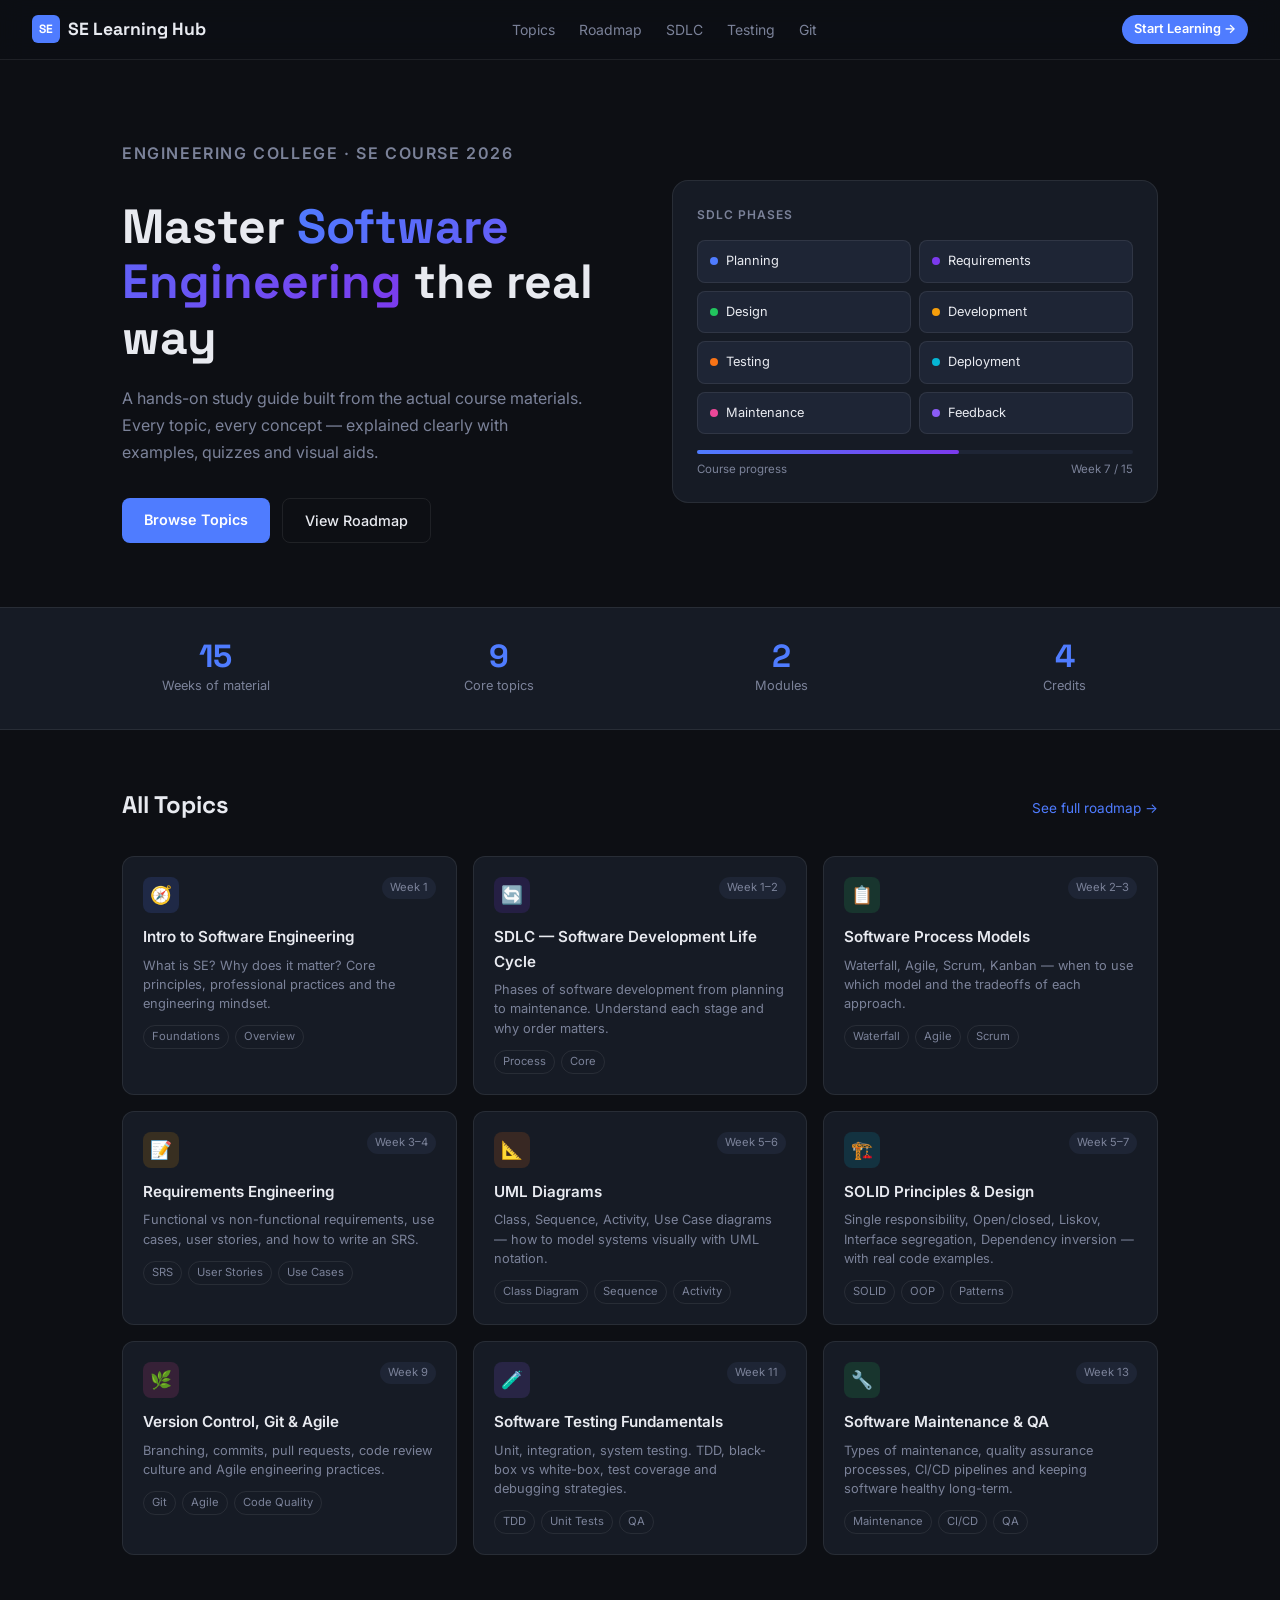
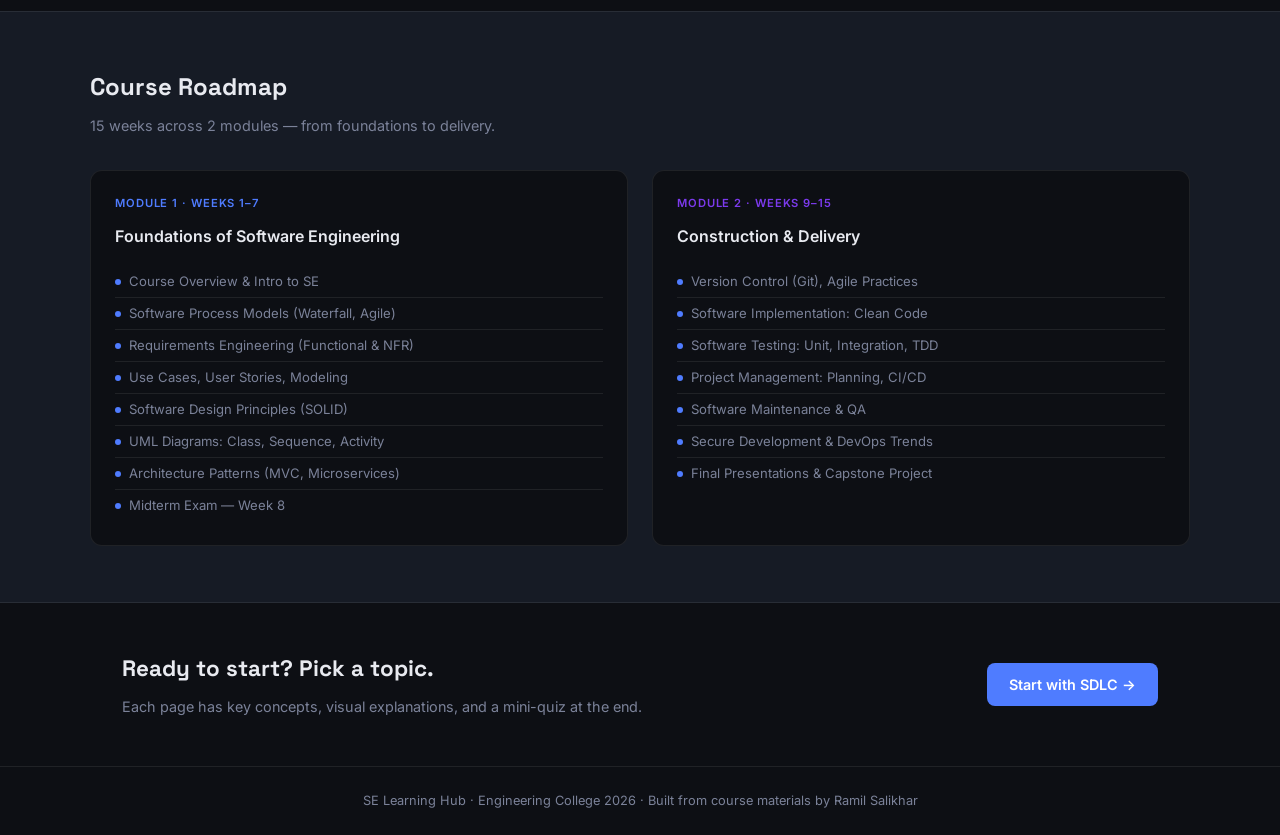
<file: index.html>
<!DOCTYPE html>
<html lang="en">
<head>
<meta charset="UTF-8">
<meta name="viewport" content="width=device-width, initial-scale=1.0">
<title>SE Learning Hub — Engineering College</title>
<link href="https://fonts.googleapis.com/css2?family=Inter:wght@400;500;600;700&family=Space+Grotesk:wght@500;700&display=swap" rel="stylesheet">
<style>
  :root {
    --bg: #0d0f14;
    --surface: #161b25;
    --surface2: #1e2535;
    --border: rgba(255,255,255,0.08);
    --text: #e8eaf0;
    --muted: #7b8299;
    --accent: #4f7cff;
    --accent2: #7c3aed;
    --green: #22c55e;
    --amber: #f59e0b;
    --coral: #f97316;
  }
  * { margin: 0; padding: 0; box-sizing: border-box; }
  body {
    font-family: 'Inter', sans-serif;
    background: var(--bg);
    color: var(--text);
    line-height: 1.6;
  }

  /* NAV */
  nav {
    position: sticky; top: 0; z-index: 100;
    background: rgba(13,15,20,0.85);
    backdrop-filter: blur(12px);
    border-bottom: 1px solid var(--border);
    padding: 0 2rem;
    display: flex; align-items: center; justify-content: space-between;
    height: 60px;
  }
  .nav-brand {
    font-family: 'Space Grotesk', sans-serif;
    font-size: 1.1rem; font-weight: 700;
    color: var(--text);
    text-decoration: none;
    display: flex; align-items: center; gap: 8px;
  }
  .nav-brand span {
    display: inline-block; width: 28px; height: 28px;
    background: var(--accent); border-radius: 6px;
    display: flex; align-items: center; justify-content: center;
    font-size: 0.75rem; font-weight: 700; color: #fff;
  }
  .nav-links {
    display: flex; align-items: center; gap: 1.5rem;
    list-style: none;
  }
  .nav-links a {
    color: var(--muted); text-decoration: none; font-size: 0.875rem;
    transition: color 0.2s;
  }
  .nav-links a:hover { color: var(--text); }
  .nav-badge {
    background: var(--accent); color: #fff;
    padding: 4px 12px; border-radius: 20px;
    font-size: 0.8rem; font-weight: 600;
    text-decoration: none;
  }

  /* HERO */
  .hero {
    padding: 5rem 2rem 4rem;
    max-width: 1100px; margin: 0 auto;
    display: grid; grid-template-columns: 1fr 1fr; gap: 4rem;
    align-items: center;
  }
  .hero-eyebrow {
    font-size: 0.75rem; font-weight: 600; letter-spacing: 0.1em;
    text-transform: uppercase; color: var(--accent);
    margin-bottom: 1rem;
  }
  .hero h1 {
    font-family: 'Space Grotesk', sans-serif;
    font-size: clamp(2.2rem, 4vw, 3rem);
    font-weight: 700; line-height: 1.15;
    margin-bottom: 1.25rem;
  }
  .hero h1 em {
    font-style: normal;
    background: linear-gradient(135deg, var(--accent), var(--accent2));
    -webkit-background-clip: text; -webkit-text-fill-color: transparent;
    background-clip: text;
  }
  .hero p {
    color: var(--muted); font-size: 1rem; line-height: 1.7;
    margin-bottom: 2rem; max-width: 460px;
  }
  .hero-actions { display: flex; gap: 12px; flex-wrap: wrap; }
  .btn-primary {
    background: var(--accent); color: #fff;
    padding: 10px 22px; border-radius: 8px;
    text-decoration: none; font-weight: 600; font-size: 0.9rem;
    transition: opacity 0.2s;
  }
  .btn-primary:hover { opacity: 0.85; }
  .btn-secondary {
    border: 1px solid var(--border); color: var(--text);
    padding: 10px 22px; border-radius: 8px;
    text-decoration: none; font-weight: 500; font-size: 0.9rem;
    transition: border-color 0.2s;
  }
  .btn-secondary:hover { border-color: rgba(255,255,255,0.25); }

  /* HERO VISUAL */
  .hero-visual {
    position: relative;
  }
  .sdlc-ring {
    background: var(--surface);
    border: 1px solid var(--border);
    border-radius: 16px;
    padding: 1.5rem;
  }
  .sdlc-ring h3 {
    font-size: 0.75rem; font-weight: 600; text-transform: uppercase;
    letter-spacing: 0.08em; color: var(--muted); margin-bottom: 1rem;
  }
  .sdlc-steps {
    display: grid; grid-template-columns: 1fr 1fr;
    gap: 8px;
  }
  .sdlc-step {
    background: var(--surface2);
    border: 1px solid var(--border);
    border-radius: 8px; padding: 10px 12px;
    display: flex; align-items: center; gap: 8px;
    font-size: 0.8rem;
  }
  .sdlc-dot {
    width: 8px; height: 8px; border-radius: 50%; flex-shrink: 0;
  }
  .progress-bar {
    margin-top: 1rem;
    background: var(--surface2); border-radius: 4px; height: 4px;
  }
  .progress-fill {
    height: 100%; border-radius: 4px;
    background: linear-gradient(90deg, var(--accent), var(--accent2));
    width: 60%;
  }
  .progress-label {
    display: flex; justify-content: space-between;
    font-size: 0.72rem; color: var(--muted); margin-top: 6px;
  }

  /* STATS */
  .stats {
    background: var(--surface);
    border-top: 1px solid var(--border);
    border-bottom: 1px solid var(--border);
    padding: 2rem;
  }
  .stats-inner {
    max-width: 1100px; margin: 0 auto;
    display: grid; grid-template-columns: repeat(4, 1fr);
    gap: 2rem; text-align: center;
  }
  .stat-num {
    font-family: 'Space Grotesk', sans-serif;
    font-size: 2rem; font-weight: 700; color: var(--accent);
    line-height: 1;
  }
  .stat-label {
    font-size: 0.8rem; color: var(--muted); margin-top: 4px;
  }

  /* TOPICS GRID */
  .section {
    max-width: 1100px; margin: 0 auto;
    padding: 3.5rem 2rem;
  }
  .section-header {
    display: flex; align-items: baseline; justify-content: space-between;
    margin-bottom: 2rem;
  }
  .section-header h2 {
    font-family: 'Space Grotesk', sans-serif;
    font-size: 1.5rem; font-weight: 700;
  }
  .section-header a {
    font-size: 0.85rem; color: var(--accent); text-decoration: none;
  }

  .topics-grid {
    display: grid;
    grid-template-columns: repeat(auto-fill, minmax(300px, 1fr));
    gap: 1rem;
  }
  .topic-card {
    background: var(--surface);
    border: 1px solid var(--border);
    border-radius: 12px; padding: 1.25rem;
    text-decoration: none; color: var(--text);
    transition: border-color 0.2s, transform 0.2s;
    display: block;
  }
  .topic-card:hover {
    border-color: rgba(79,124,255,0.4);
    transform: translateY(-2px);
  }
  .topic-header {
    display: flex; align-items: flex-start;
    justify-content: space-between; margin-bottom: 0.75rem;
  }
  .topic-icon {
    width: 36px; height: 36px; border-radius: 8px;
    display: flex; align-items: center; justify-content: center;
    font-size: 1.1rem;
  }
  .topic-week {
    font-size: 0.7rem; color: var(--muted);
    background: var(--surface2); padding: 2px 8px;
    border-radius: 20px;
  }
  .topic-card h3 {
    font-size: 0.95rem; font-weight: 600; margin-bottom: 0.4rem;
  }
  .topic-card p {
    font-size: 0.8rem; color: var(--muted); line-height: 1.5;
  }
  .topic-tags {
    display: flex; gap: 6px; flex-wrap: wrap; margin-top: 0.75rem;
  }
  .tag {
    font-size: 0.7rem; padding: 2px 8px; border-radius: 20px;
    border: 1px solid var(--border); color: var(--muted);
  }

  /* ROADMAP SECTION */
  .roadmap-section {
    background: var(--surface);
    border-top: 1px solid var(--border);
    border-bottom: 1px solid var(--border);
    padding: 3.5rem 2rem;
  }
  .roadmap-inner { max-width: 1100px; margin: 0 auto; }
  .roadmap-inner h2 {
    font-family: 'Space Grotesk', sans-serif;
    font-size: 1.5rem; font-weight: 700; margin-bottom: 0.5rem;
  }
  .roadmap-inner > p {
    color: var(--muted); font-size: 0.9rem; margin-bottom: 2rem;
  }
  .modules-row {
    display: grid; grid-template-columns: 1fr 1fr; gap: 1.5rem;
  }
  .module-card {
    background: var(--bg);
    border: 1px solid var(--border);
    border-radius: 12px; padding: 1.5rem;
  }
  .module-label {
    font-size: 0.7rem; font-weight: 600; text-transform: uppercase;
    letter-spacing: 0.08em; margin-bottom: 0.75rem;
  }
  .module-card h3 {
    font-size: 1rem; font-weight: 600; margin-bottom: 1rem;
  }
  .module-topics { list-style: none; }
  .module-topics li {
    display: flex; align-items: center; gap: 8px;
    font-size: 0.82rem; color: var(--muted);
    padding: 5px 0; border-bottom: 1px solid var(--border);
  }
  .module-topics li:last-child { border-bottom: none; }
  .module-topics li::before {
    content: ''; width: 6px; height: 6px; border-radius: 50%;
    background: var(--accent); flex-shrink: 0;
  }

  /* QUICK QUIZ CTA */
  .cta-section {
    max-width: 1100px; margin: 0 auto;
    padding: 3rem 2rem;
    display: grid; grid-template-columns: 1fr auto;
    align-items: center; gap: 2rem;
  }
  .cta-section h2 {
    font-family: 'Space Grotesk', sans-serif;
    font-size: 1.4rem; font-weight: 700; margin-bottom: 0.5rem;
  }
  .cta-section p { color: var(--muted); font-size: 0.9rem; }

  /* FOOTER */
  footer {
    border-top: 1px solid var(--border);
    padding: 1.5rem 2rem;
    text-align: center;
    color: var(--muted); font-size: 0.8rem;
  }

  @media (max-width: 768px) {
    .hero { grid-template-columns: 1fr; gap: 2rem; padding: 3rem 1rem 2rem; }
    .hero-visual { display: none; }
    .stats-inner { grid-template-columns: repeat(2, 1fr); }
    .modules-row { grid-template-columns: 1fr; }
    .cta-section { grid-template-columns: 1fr; }
    .nav-links { display: none; }
  }
</style>
</head>
<body>

<nav>
  <a href="index.html" class="nav-brand">
    <span>SE</span>
    SE Learning Hub
  </a>
  <ul class="nav-links">
    <li><a href="#topics">Topics</a></li>
    <li><a href="#roadmap">Roadmap</a></li>
    <li><a href="topics/sdlc.html">SDLC</a></li>
    <li><a href="topics/testing.html">Testing</a></li>
    <li><a href="topics/git.html">Git</a></li>
  </ul>
  <a href="#topics" class="nav-badge">Start Learning →</a>
</nav>

<main>
  <!-- HERO -->
  <div class="hero">
    <div class="hero-content">
      <p class="hero-eyebrow">Engineering College · SE Course 2026</p>
      <h1>Master <em>Software Engineering</em> the real way</h1>
      <p>A hands-on study guide built from the actual course materials. Every topic, every concept — explained clearly with examples, quizzes and visual aids.</p>
      <div class="hero-actions">
        <a href="#topics" class="btn-primary">Browse Topics</a>
        <a href="#roadmap" class="btn-secondary">View Roadmap</a>
      </div>
    </div>
    <div class="hero-visual">
      <div class="sdlc-ring">
        <h3>SDLC Phases</h3>
        <div class="sdlc-steps">
          <div class="sdlc-step"><span class="sdlc-dot" style="background:#4f7cff"></span>Planning</div>
          <div class="sdlc-step"><span class="sdlc-dot" style="background:#7c3aed"></span>Requirements</div>
          <div class="sdlc-step"><span class="sdlc-dot" style="background:#22c55e"></span>Design</div>
          <div class="sdlc-step"><span class="sdlc-dot" style="background:#f59e0b"></span>Development</div>
          <div class="sdlc-step"><span class="sdlc-dot" style="background:#f97316"></span>Testing</div>
          <div class="sdlc-step"><span class="sdlc-dot" style="background:#06b6d4"></span>Deployment</div>
          <div class="sdlc-step"><span class="sdlc-dot" style="background:#ec4899"></span>Maintenance</div>
          <div class="sdlc-step"><span class="sdlc-dot" style="background:#8b5cf6"></span>Feedback</div>
        </div>
        <div class="progress-bar"><div class="progress-fill"></div></div>
        <div class="progress-label"><span>Course progress</span><span>Week 7 / 15</span></div>
      </div>
    </div>
  </div>

  <!-- STATS -->
  <div class="stats">
    <div class="stats-inner">
      <div>
        <div class="stat-num">15</div>
        <div class="stat-label">Weeks of material</div>
      </div>
      <div>
        <div class="stat-num">9</div>
        <div class="stat-label">Core topics</div>
      </div>
      <div>
        <div class="stat-num">2</div>
        <div class="stat-label">Modules</div>
      </div>
      <div>
        <div class="stat-num">4</div>
        <div class="stat-label">Credits</div>
      </div>
    </div>
  </div>

  <!-- TOPICS -->
  <div class="section" id="topics">
    <div class="section-header">
      <h2>All Topics</h2>
      <a href="#roadmap">See full roadmap →</a>
    </div>
    <div class="topics-grid">

      <a href="topics/intro-se.html" class="topic-card">
        <div class="topic-header">
          <div class="topic-icon" style="background:rgba(79,124,255,0.15)">🧭</div>
          <span class="topic-week">Week 1</span>
        </div>
        <h3>Intro to Software Engineering</h3>
        <p>What is SE? Why does it matter? Core principles, professional practices and the engineering mindset.</p>
        <div class="topic-tags">
          <span class="tag">Foundations</span>
          <span class="tag">Overview</span>
        </div>
      </a>

      <a href="topics/sdlc.html" class="topic-card">
        <div class="topic-header">
          <div class="topic-icon" style="background:rgba(124,58,237,0.15)">🔄</div>
          <span class="topic-week">Week 1–2</span>
        </div>
        <h3>SDLC — Software Development Life Cycle</h3>
        <p>Phases of software development from planning to maintenance. Understand each stage and why order matters.</p>
        <div class="topic-tags">
          <span class="tag">Process</span>
          <span class="tag">Core</span>
        </div>
      </a>

      <a href="topics/process-models.html" class="topic-card">
        <div class="topic-header">
          <div class="topic-icon" style="background:rgba(34,197,94,0.15)">📋</div>
          <span class="topic-week">Week 2–3</span>
        </div>
        <h3>Software Process Models</h3>
        <p>Waterfall, Agile, Scrum, Kanban — when to use which model and the tradeoffs of each approach.</p>
        <div class="topic-tags">
          <span class="tag">Waterfall</span>
          <span class="tag">Agile</span>
          <span class="tag">Scrum</span>
        </div>
      </a>

      <a href="topics/requirements.html" class="topic-card">
        <div class="topic-header">
          <div class="topic-icon" style="background:rgba(245,158,11,0.15)">📝</div>
          <span class="topic-week">Week 3–4</span>
        </div>
        <h3>Requirements Engineering</h3>
        <p>Functional vs non-functional requirements, use cases, user stories, and how to write an SRS.</p>
        <div class="topic-tags">
          <span class="tag">SRS</span>
          <span class="tag">User Stories</span>
          <span class="tag">Use Cases</span>
        </div>
      </a>

      <a href="topics/uml.html" class="topic-card">
        <div class="topic-header">
          <div class="topic-icon" style="background:rgba(249,115,22,0.15)">📐</div>
          <span class="topic-week">Week 5–6</span>
        </div>
        <h3>UML Diagrams</h3>
        <p>Class, Sequence, Activity, Use Case diagrams — how to model systems visually with UML notation.</p>
        <div class="topic-tags">
          <span class="tag">Class Diagram</span>
          <span class="tag">Sequence</span>
          <span class="tag">Activity</span>
        </div>
      </a>

      <a href="topics/solid.html" class="topic-card">
        <div class="topic-header">
          <div class="topic-icon" style="background:rgba(6,182,212,0.15)">🏗️</div>
          <span class="topic-week">Week 5–7</span>
        </div>
        <h3>SOLID Principles & Design</h3>
        <p>Single responsibility, Open/closed, Liskov, Interface segregation, Dependency inversion — with real code examples.</p>
        <div class="topic-tags">
          <span class="tag">SOLID</span>
          <span class="tag">OOP</span>
          <span class="tag">Patterns</span>
        </div>
      </a>

      <a href="topics/git.html" class="topic-card">
        <div class="topic-header">
          <div class="topic-icon" style="background:rgba(236,72,153,0.15)">🌿</div>
          <span class="topic-week">Week 9</span>
        </div>
        <h3>Version Control, Git & Agile</h3>
        <p>Branching, commits, pull requests, code review culture and Agile engineering practices.</p>
        <div class="topic-tags">
          <span class="tag">Git</span>
          <span class="tag">Agile</span>
          <span class="tag">Code Quality</span>
        </div>
      </a>

      <a href="topics/testing.html" class="topic-card">
        <div class="topic-header">
          <div class="topic-icon" style="background:rgba(139,92,246,0.15)">🧪</div>
          <span class="topic-week">Week 11</span>
        </div>
        <h3>Software Testing Fundamentals</h3>
        <p>Unit, integration, system testing. TDD, black-box vs white-box, test coverage and debugging strategies.</p>
        <div class="topic-tags">
          <span class="tag">TDD</span>
          <span class="tag">Unit Tests</span>
          <span class="tag">QA</span>
        </div>
      </a>

      <a href="topics/maintenance.html" class="topic-card">
        <div class="topic-header">
          <div class="topic-icon" style="background:rgba(34,197,94,0.15)">🔧</div>
          <span class="topic-week">Week 13</span>
        </div>
        <h3>Software Maintenance & QA</h3>
        <p>Types of maintenance, quality assurance processes, CI/CD pipelines and keeping software healthy long-term.</p>
        <div class="topic-tags">
          <span class="tag">Maintenance</span>
          <span class="tag">CI/CD</span>
          <span class="tag">QA</span>
        </div>
      </a>

    </div>
  </div>

  <!-- ROADMAP -->
  <div class="roadmap-section" id="roadmap">
    <div class="roadmap-inner">
      <h2>Course Roadmap</h2>
      <p>15 weeks across 2 modules — from foundations to delivery.</p>
      <div class="modules-row">
        <div class="module-card">
          <div class="module-label" style="color: var(--accent)">Module 1 · Weeks 1–7</div>
          <h3>Foundations of Software Engineering</h3>
          <ul class="module-topics">
            <li>Course Overview & Intro to SE</li>
            <li>Software Process Models (Waterfall, Agile)</li>
            <li>Requirements Engineering (Functional & NFR)</li>
            <li>Use Cases, User Stories, Modeling</li>
            <li>Software Design Principles (SOLID)</li>
            <li>UML Diagrams: Class, Sequence, Activity</li>
            <li>Architecture Patterns (MVC, Microservices)</li>
            <li>Midterm Exam — Week 8</li>
          </ul>
        </div>
        <div class="module-card">
          <div class="module-label" style="color: var(--accent2)">Module 2 · Weeks 9–15</div>
          <h3>Construction & Delivery</h3>
          <ul class="module-topics">
            <li>Version Control (Git), Agile Practices</li>
            <li>Software Implementation: Clean Code</li>
            <li>Software Testing: Unit, Integration, TDD</li>
            <li>Project Management: Planning, CI/CD</li>
            <li>Software Maintenance & QA</li>
            <li>Secure Development & DevOps Trends</li>
            <li>Final Presentations & Capstone Project</li>
          </ul>
        </div>
      </div>
    </div>
  </div>

  <!-- CTA -->
  <div class="cta-section">
    <div>
      <h2>Ready to start? Pick a topic.</h2>
      <p>Each page has key concepts, visual explanations, and a mini-quiz at the end.</p>
    </div>
    <a href="topics/sdlc.html" class="btn-primary">Start with SDLC →</a>
  </div>

</main>

<footer>
  SE Learning Hub · Engineering College 2026 · Built from course materials by Ramil Salikhar
</footer>

</body>
</html>
</file>
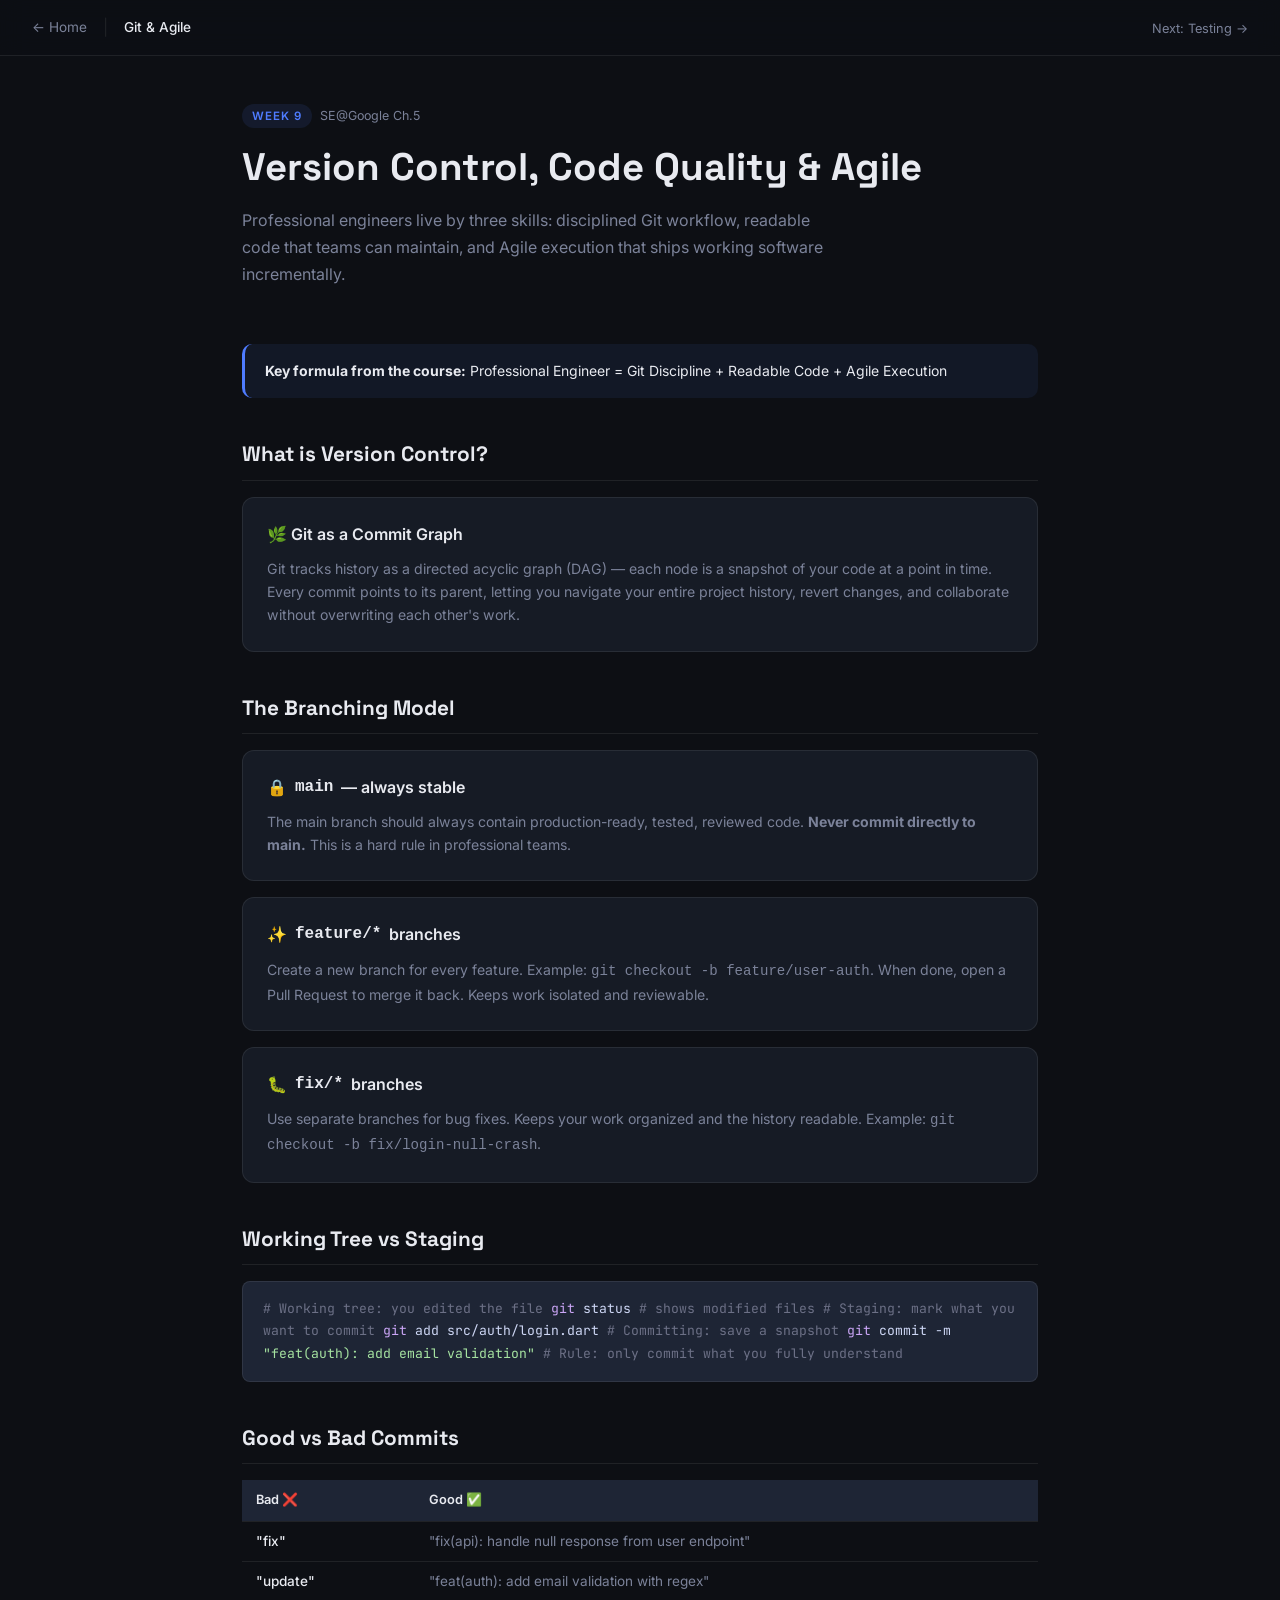
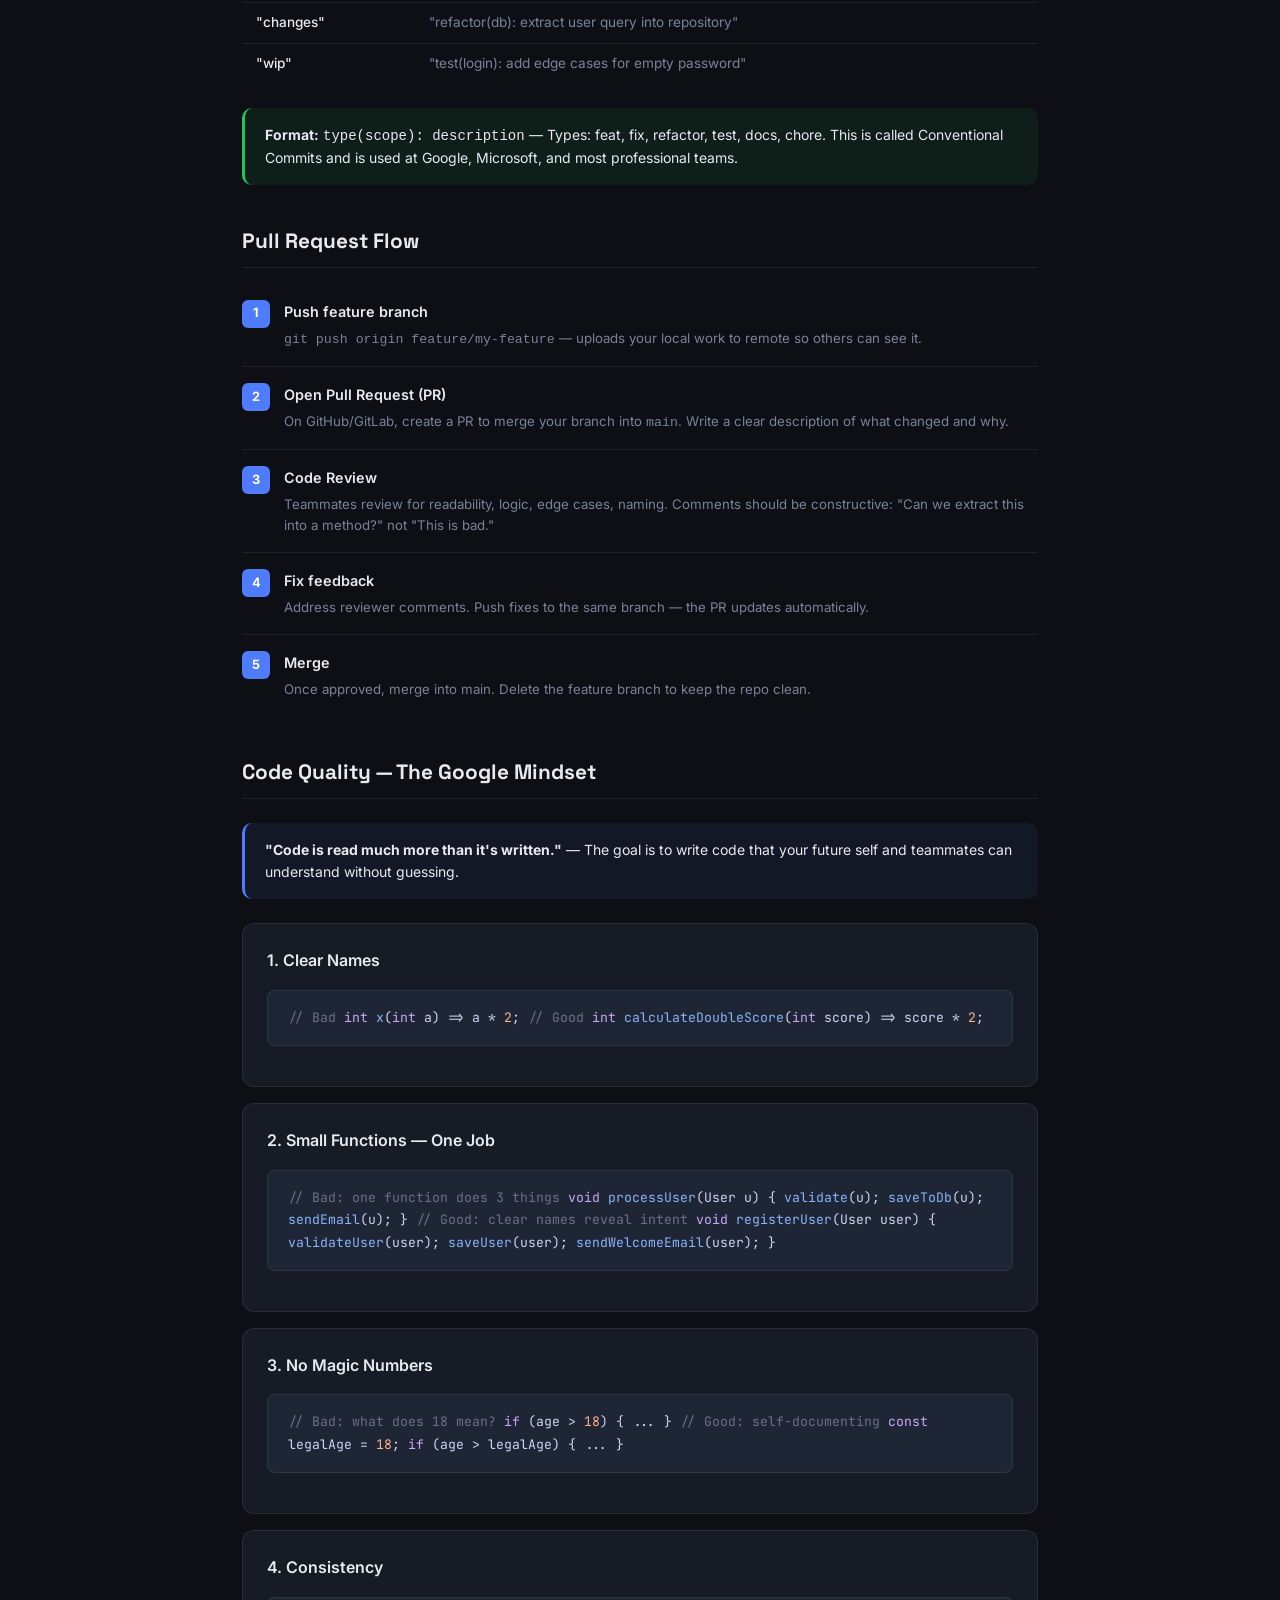
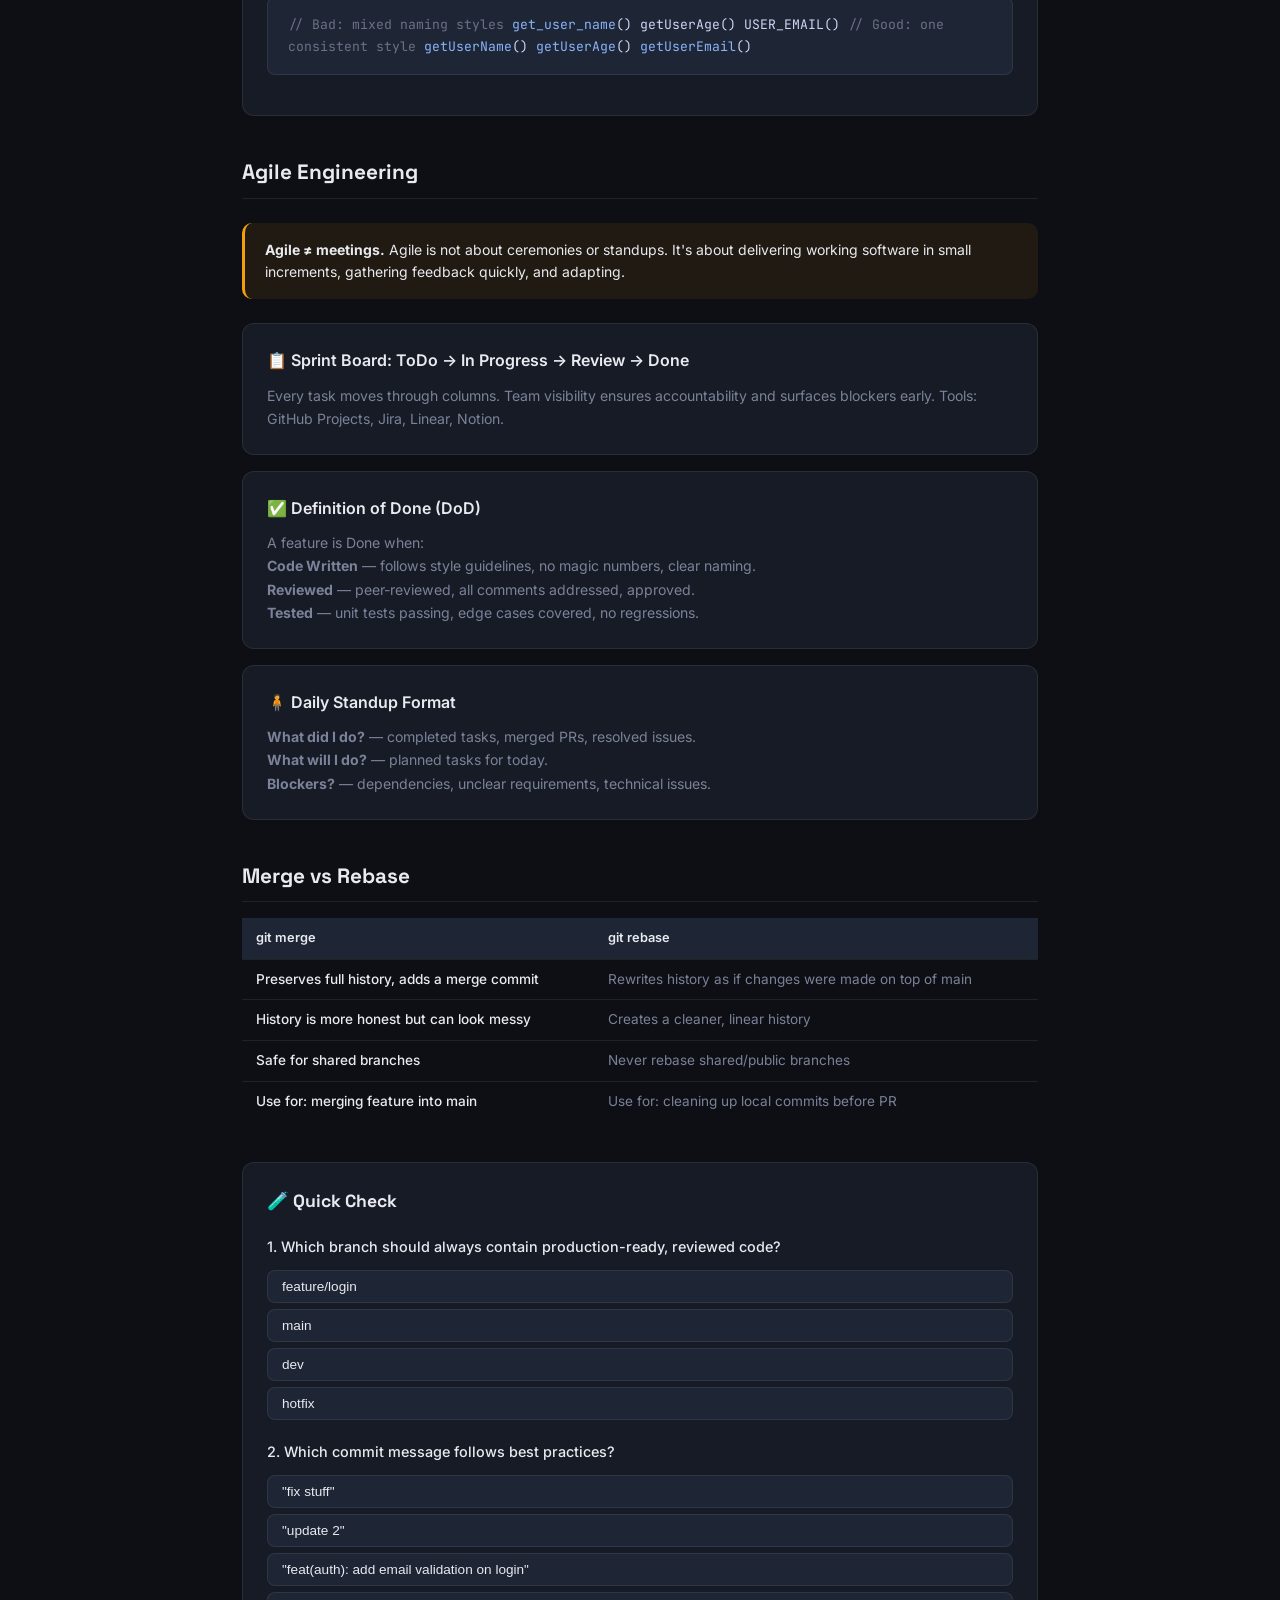
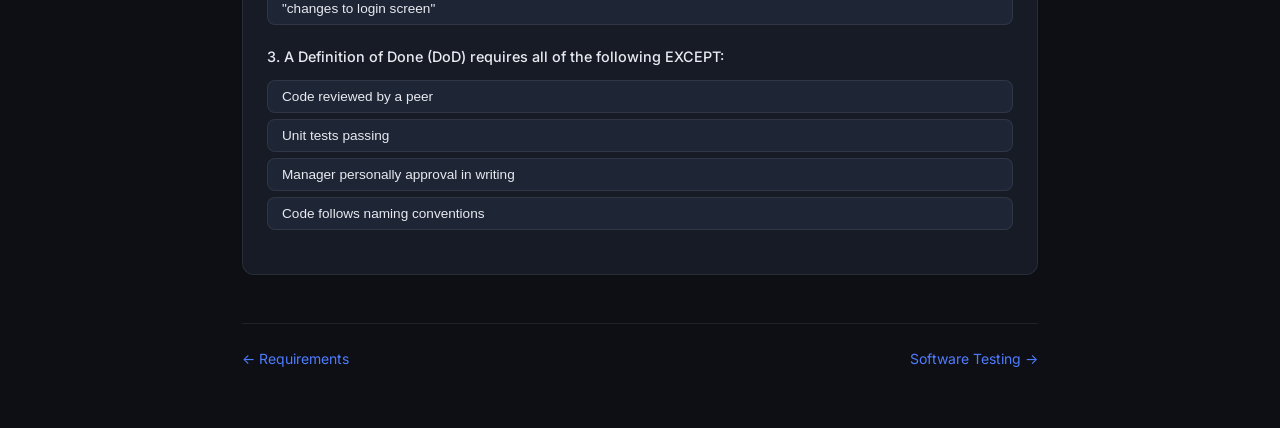
<file: topics/git.html>
<!DOCTYPE html>
<html lang="en">
<head>
<meta charset="UTF-8">
<meta name="viewport" content="width=device-width, initial-scale=1.0">
<title>Git, Code Quality & Agile — SE Learning Hub</title>
<link rel="stylesheet" href="../topic.css">
</head>
<body>

<nav>
  <a href="../.idea/index.html" class="nav-back">← Home</a>
  <span class="nav-sep">|</span>
  <span class="nav-title">Git & Agile</span>
  <ul class="nav-links-right">
    <li><a href="testing.html">Next: Testing →</a></li>
  </ul>
</nav>

<div class="topic-hero">
  <div class="topic-meta">
    <span class="topic-meta-tag">Week 9</span>
    <span class="topic-meta-week">SE@Google Ch.5</span>
  </div>
  <h1>Version Control, Code Quality & Agile</h1>
  <p>Professional engineers live by three skills: disciplined Git workflow, readable code that teams can maintain, and Agile execution that ships working software incrementally.</p>
</div>

<div class="topic-content">

  <div class="info-box blue">
    <p><strong>Key formula from the course:</strong> Professional Engineer = Git Discipline + Readable Code + Agile Execution</p>
  </div>

  <h2 class="section-h">What is Version Control?</h2>

  <div class="concept-card">
    <h3>🌿 Git as a Commit Graph</h3>
    <p>Git tracks history as a directed acyclic graph (DAG) — each node is a snapshot of your code at a point in time. Every commit points to its parent, letting you navigate your entire project history, revert changes, and collaborate without overwriting each other's work.</p>
  </div>

  <h2 class="section-h">The Branching Model</h2>

  <div class="concept-card">
    <h3>🔒 <code>main</code> — always stable</h3>
    <p>The main branch should always contain production-ready, tested, reviewed code. <strong>Never commit directly to main.</strong> This is a hard rule in professional teams.</p>
  </div>

  <div class="concept-card">
    <h3>✨ <code>feature/*</code> branches</h3>
    <p>Create a new branch for every feature. Example: <code>git checkout -b feature/user-auth</code>. When done, open a Pull Request to merge it back. Keeps work isolated and reviewable.</p>
  </div>

  <div class="concept-card">
    <h3>🐛 <code>fix/*</code> branches</h3>
    <p>Use separate branches for bug fixes. Keeps your work organized and the history readable. Example: <code>git checkout -b fix/login-null-crash</code>.</p>
  </div>

  <h2 class="section-h">Working Tree vs Staging</h2>

  <div class="code-block"><span class="cm"># Working tree: you edited the file</span>
<span class="kw">git</span> status                 <span class="cm"># shows modified files</span>

<span class="cm"># Staging: mark what you want to commit</span>
<span class="kw">git</span> add src/auth/login.dart

<span class="cm"># Committing: save a snapshot</span>
<span class="kw">git</span> commit -m <span class="str">"feat(auth): add email validation"</span>

<span class="cm"># Rule: only commit what you fully understand</span></div>

  <h2 class="section-h">Good vs Bad Commits</h2>

  <table class="compare-table">
    <thead>
      <tr><th>Bad ❌</th><th>Good ✅</th></tr>
    </thead>
    <tbody>
      <tr><td>"fix"</td><td>"fix(api): handle null response from user endpoint"</td></tr>
      <tr><td>"update"</td><td>"feat(auth): add email validation with regex"</td></tr>
      <tr><td>"changes"</td><td>"refactor(db): extract user query into repository"</td></tr>
      <tr><td>"wip"</td><td>"test(login): add edge cases for empty password"</td></tr>
    </tbody>
  </table>

  <div class="info-box green">
    <p><strong>Format:</strong> <code>type(scope): description</code> — Types: feat, fix, refactor, test, docs, chore. This is called Conventional Commits and is used at Google, Microsoft, and most professional teams.</p>
  </div>

  <h2 class="section-h">Pull Request Flow</h2>

  <ol class="phase-list">
    <li>
      <div class="phase-num">1</div>
      <div class="phase-body">
        <h4>Push feature branch</h4>
        <p><code>git push origin feature/my-feature</code> — uploads your local work to remote so others can see it.</p>
      </div>
    </li>
    <li>
      <div class="phase-num">2</div>
      <div class="phase-body">
        <h4>Open Pull Request (PR)</h4>
        <p>On GitHub/GitLab, create a PR to merge your branch into <code>main</code>. Write a clear description of what changed and why.</p>
      </div>
    </li>
    <li>
      <div class="phase-num">3</div>
      <div class="phase-body">
        <h4>Code Review</h4>
        <p>Teammates review for readability, logic, edge cases, naming. Comments should be constructive: "Can we extract this into a method?" not "This is bad."</p>
      </div>
    </li>
    <li>
      <div class="phase-num">4</div>
      <div class="phase-body">
        <h4>Fix feedback</h4>
        <p>Address reviewer comments. Push fixes to the same branch — the PR updates automatically.</p>
      </div>
    </li>
    <li>
      <div class="phase-num">5</div>
      <div class="phase-body">
        <h4>Merge</h4>
        <p>Once approved, merge into main. Delete the feature branch to keep the repo clean.</p>
      </div>
    </li>
  </ol>

  <h2 class="section-h">Code Quality — The Google Mindset</h2>

  <div class="info-box blue">
    <p><strong>"Code is read much more than it's written."</strong> — The goal is to write code that your future self and teammates can understand without guessing.</p>
  </div>

  <div class="concept-card">
    <h3>1. Clear Names</h3>
    <div class="code-block"><span class="cm">// Bad</span>
<span class="kw">int</span> <span class="fn">x</span>(<span class="kw">int</span> a) => a * <span class="num">2</span>;

<span class="cm">// Good</span>
<span class="kw">int</span> <span class="fn">calculateDoubleScore</span>(<span class="kw">int</span> score) => score * <span class="num">2</span>;</div>
  </div>

  <div class="concept-card">
    <h3>2. Small Functions — One Job</h3>
    <div class="code-block"><span class="cm">// Bad: one function does 3 things</span>
<span class="kw">void</span> <span class="fn">processUser</span>(User u) { <span class="fn">validate</span>(u); <span class="fn">saveToDb</span>(u); <span class="fn">sendEmail</span>(u); }

<span class="cm">// Good: clear names reveal intent</span>
<span class="kw">void</span> <span class="fn">registerUser</span>(User user) {
  <span class="fn">validateUser</span>(user);
  <span class="fn">saveUser</span>(user);
  <span class="fn">sendWelcomeEmail</span>(user);
}</div>
  </div>

  <div class="concept-card">
    <h3>3. No Magic Numbers</h3>
    <div class="code-block"><span class="cm">// Bad: what does 18 mean?</span>
<span class="kw">if</span> (age > <span class="num">18</span>) { ... }

<span class="cm">// Good: self-documenting</span>
<span class="kw">const</span> legalAge = <span class="num">18</span>;
<span class="kw">if</span> (age > legalAge) { ... }</div>
  </div>

  <div class="concept-card">
    <h3>4. Consistency</h3>
    <div class="code-block"><span class="cm">// Bad: mixed naming styles</span>
<span class="fn">get_user_name</span>()  getUserAge()  USER_EMAIL()

<span class="cm">// Good: one consistent style</span>
<span class="fn">getUserName</span>()  <span class="fn">getUserAge</span>()  <span class="fn">getUserEmail</span>()</div>
  </div>

  <h2 class="section-h">Agile Engineering</h2>

  <div class="info-box amber">
    <p><strong>Agile ≠ meetings.</strong> Agile is not about ceremonies or standups. It's about delivering working software in small increments, gathering feedback quickly, and adapting.</p>
  </div>

  <div class="concept-card">
    <h3>📋 Sprint Board: ToDo → In Progress → Review → Done</h3>
    <p>Every task moves through columns. Team visibility ensures accountability and surfaces blockers early. Tools: GitHub Projects, Jira, Linear, Notion.</p>
  </div>

  <div class="concept-card">
    <h3>✅ Definition of Done (DoD)</h3>
    <p>A feature is Done when: <br>
    <strong>Code Written</strong> — follows style guidelines, no magic numbers, clear naming. <br>
    <strong>Reviewed</strong> — peer-reviewed, all comments addressed, approved. <br>
    <strong>Tested</strong> — unit tests passing, edge cases covered, no regressions.</p>
  </div>

  <div class="concept-card">
    <h3>🧍 Daily Standup Format</h3>
    <p><strong>What did I do?</strong> — completed tasks, merged PRs, resolved issues. <br>
    <strong>What will I do?</strong> — planned tasks for today. <br>
    <strong>Blockers?</strong> — dependencies, unclear requirements, technical issues.</p>
  </div>

  <h2 class="section-h">Merge vs Rebase</h2>

  <table class="compare-table">
    <thead>
      <tr><th>git merge</th><th>git rebase</th></tr>
    </thead>
    <tbody>
      <tr><td>Preserves full history, adds a merge commit</td><td>Rewrites history as if changes were made on top of main</td></tr>
      <tr><td>History is more honest but can look messy</td><td>Creates a cleaner, linear history</td></tr>
      <tr><td>Safe for shared branches</td><td>Never rebase shared/public branches</td></tr>
      <tr><td>Use for: merging feature into main</td><td>Use for: cleaning up local commits before PR</td></tr>
    </tbody>
  </table>

  <!-- QUIZ -->
  <div class="quiz-section">
    <h3>🧪 Quick Check</h3>

    <div class="quiz-q" id="q1">
      <p>1. Which branch should always contain production-ready, reviewed code?</p>
      <div class="quiz-options">
        <button class="quiz-opt" onclick="answer('q1',this,false)">feature/login</button>
        <button class="quiz-opt" onclick="answer('q1',this,true)">main</button>
        <button class="quiz-opt" onclick="answer('q1',this,false)">dev</button>
        <button class="quiz-opt" onclick="answer('q1',this,false)">hotfix</button>
      </div>
      <div class="quiz-feedback" id="q1-fb"></div>
    </div>

    <div class="quiz-q" id="q2">
      <p>2. Which commit message follows best practices?</p>
      <div class="quiz-options">
        <button class="quiz-opt" onclick="answer('q2',this,false)">"fix stuff"</button>
        <button class="quiz-opt" onclick="answer('q2',this,false)">"update 2"</button>
        <button class="quiz-opt" onclick="answer('q2',this,true)">"feat(auth): add email validation on login"</button>
        <button class="quiz-opt" onclick="answer('q2',this,false)">"changes to login screen"</button>
      </div>
      <div class="quiz-feedback" id="q2-fb"></div>
    </div>

    <div class="quiz-q" id="q3">
      <p>3. A Definition of Done (DoD) requires all of the following EXCEPT:</p>
      <div class="quiz-options">
        <button class="quiz-opt" onclick="answer('q3',this,false)">Code reviewed by a peer</button>
        <button class="quiz-opt" onclick="answer('q3',this,false)">Unit tests passing</button>
        <button class="quiz-opt" onclick="answer('q3',this,true)">Manager personally approval in writing</button>
        <button class="quiz-opt" onclick="answer('q3',this,false)">Code follows naming conventions</button>
      </div>
      <div class="quiz-feedback" id="q3-fb"></div>
    </div>
  </div>

  <div class="nav-bottom">
    <a href="requirements.html">← Requirements</a>
    <a href="testing.html">Software Testing →</a>
  </div>

</div>

<script>
function answer(qId, btn, isCorrect) {
  const q = document.getElementById(qId);
  const opts = q.querySelectorAll('.quiz-opt');
  const fb = document.getElementById(qId + '-fb');
  opts.forEach(o => o.disabled = true);
  if (isCorrect) {
    btn.classList.add('correct');
    fb.textContent = '✓ Correct!';
    fb.className = 'quiz-feedback show ok';
  } else {
    btn.classList.add('wrong');
    fb.textContent = '✗ Not quite — the right answer is highlighted.';
    fb.className = 'quiz-feedback show no';
    opts.forEach(o => {
      if (o.onclick.toString().includes('true')) o.classList.add('correct');
    });
  }
}
</script>

</body>
</html>
</file>
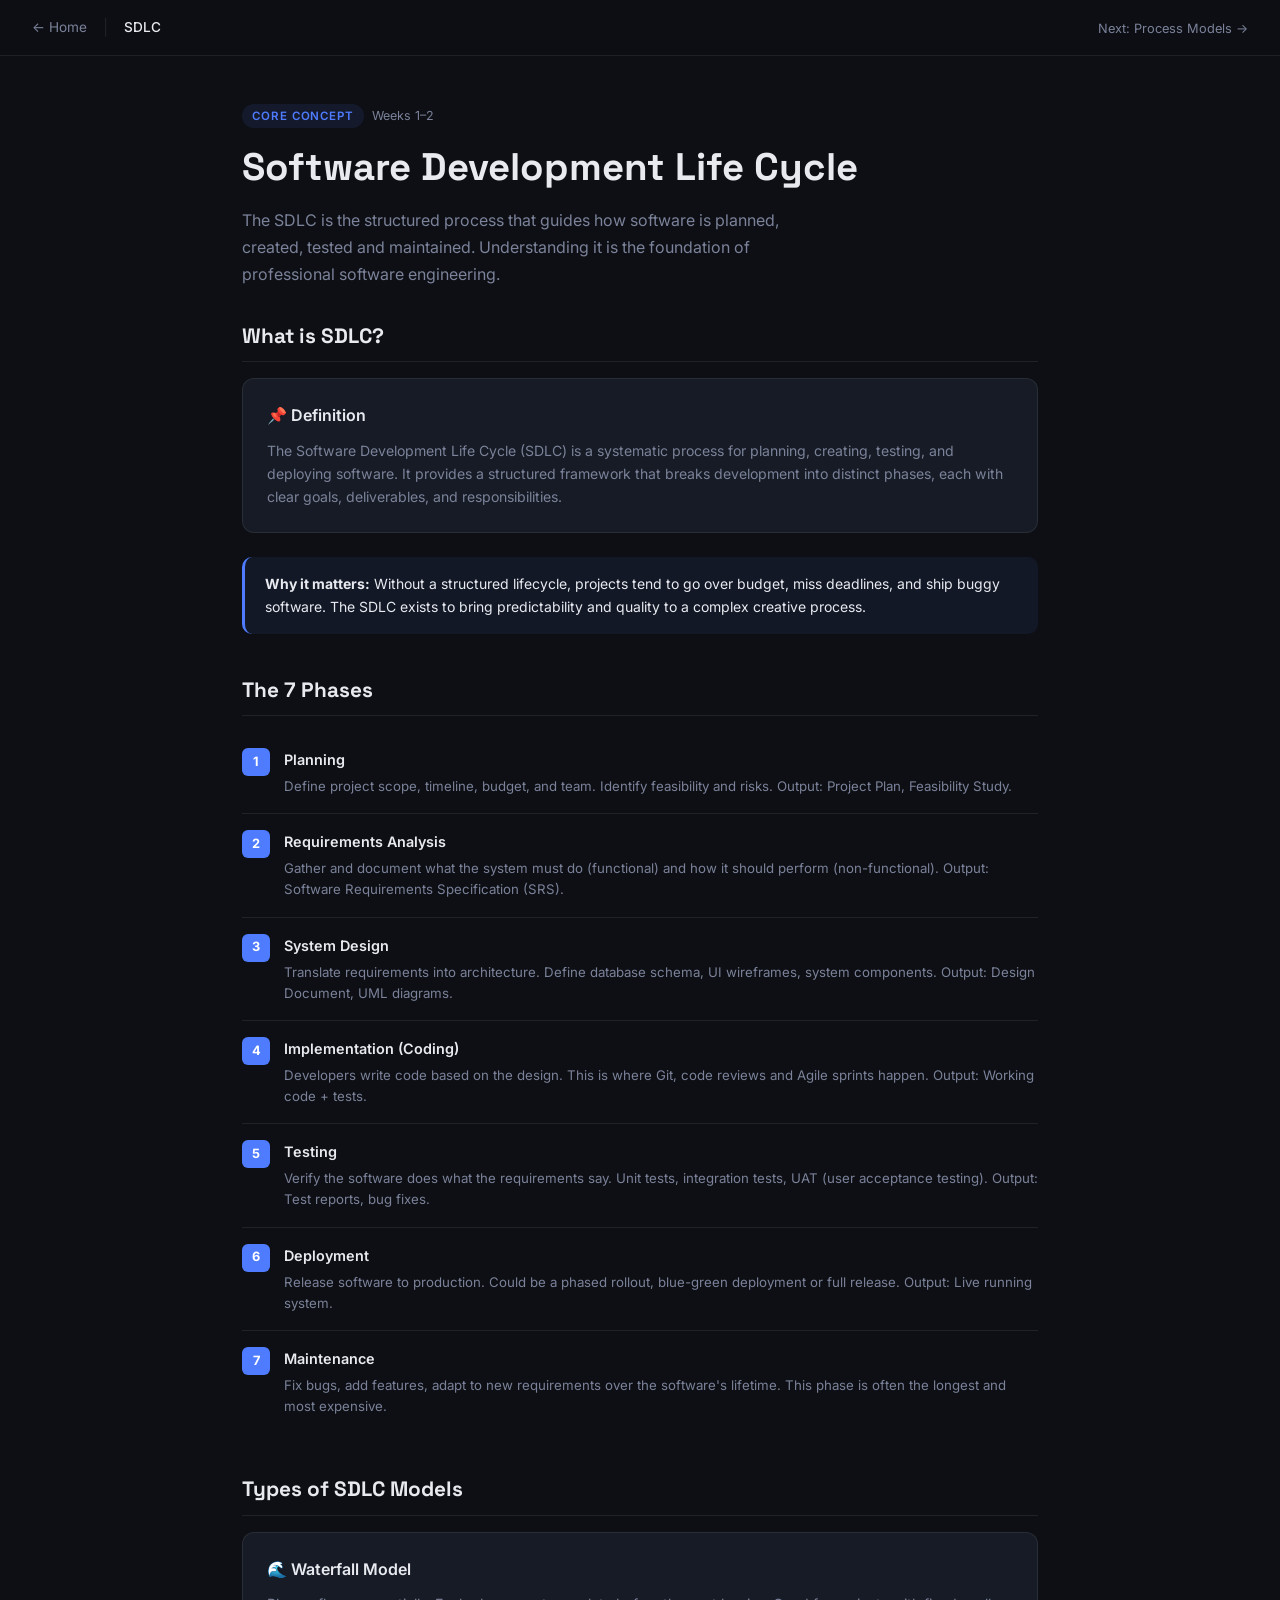
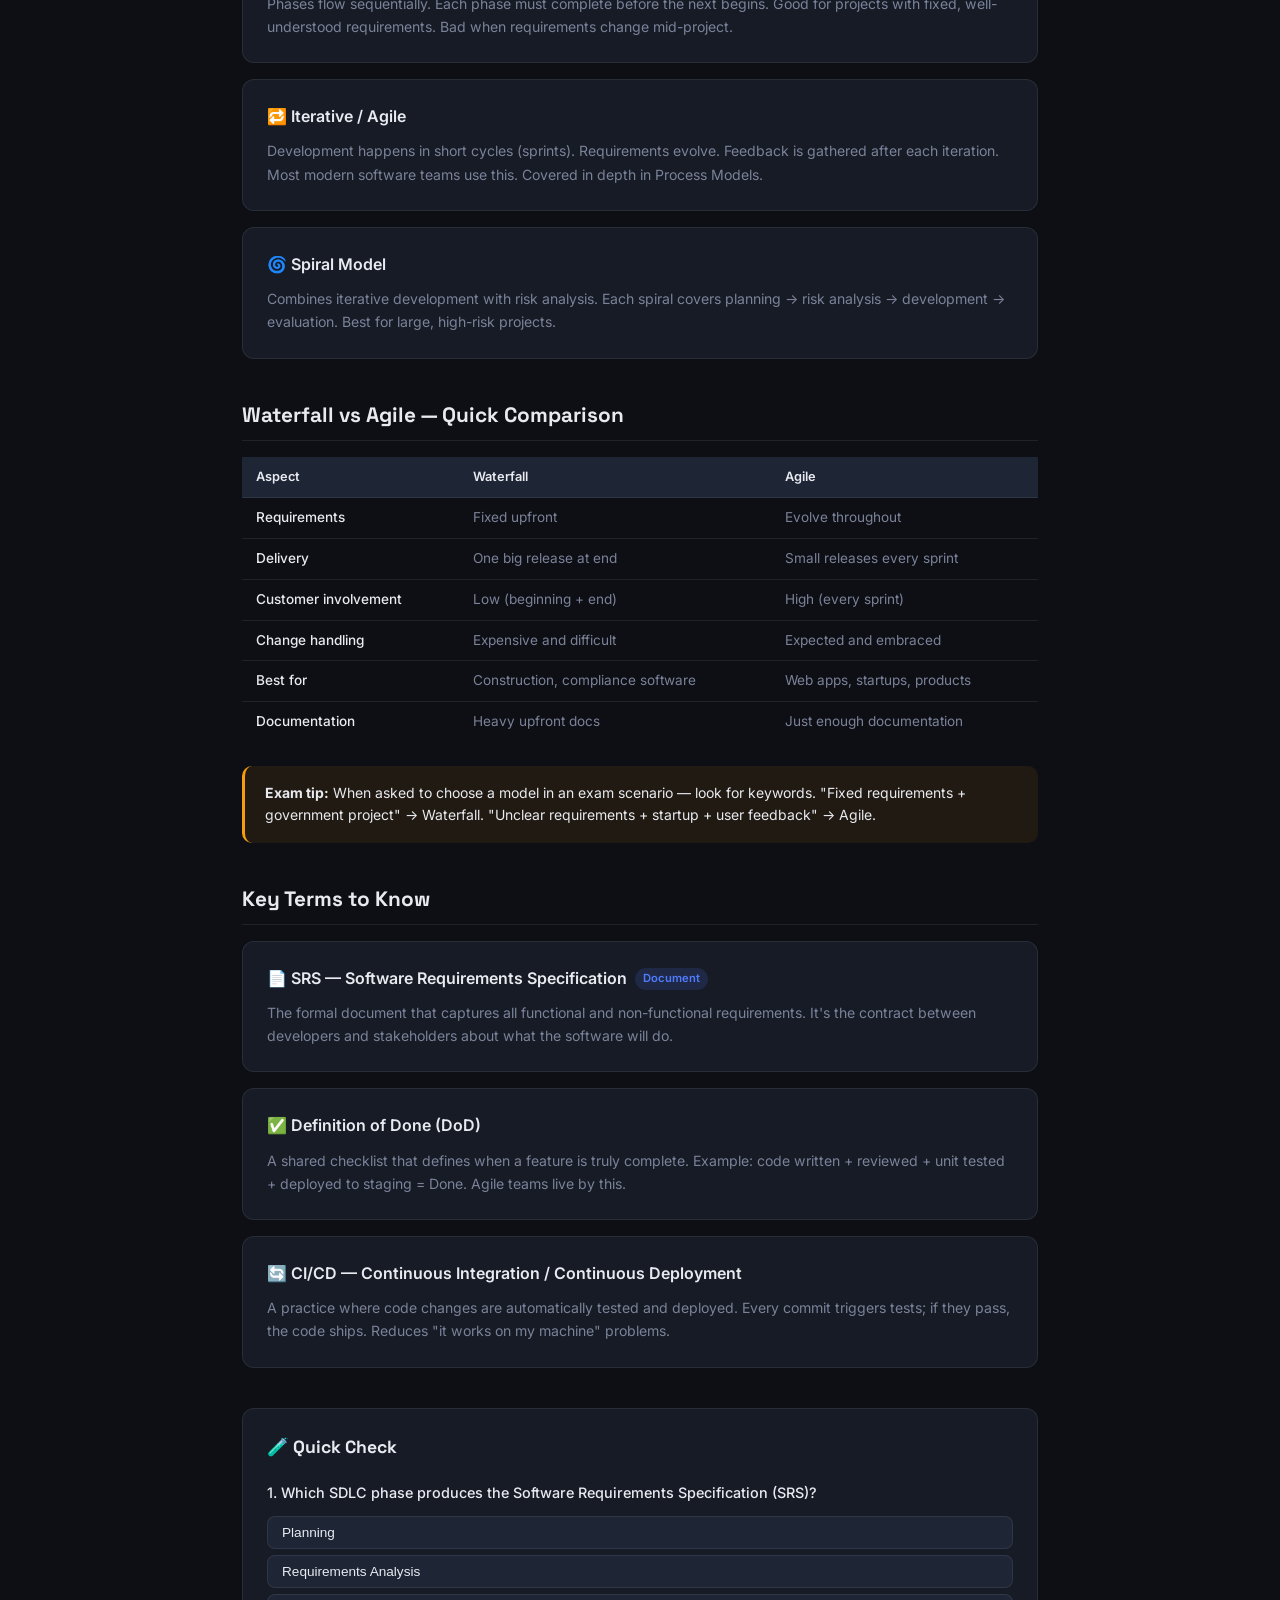
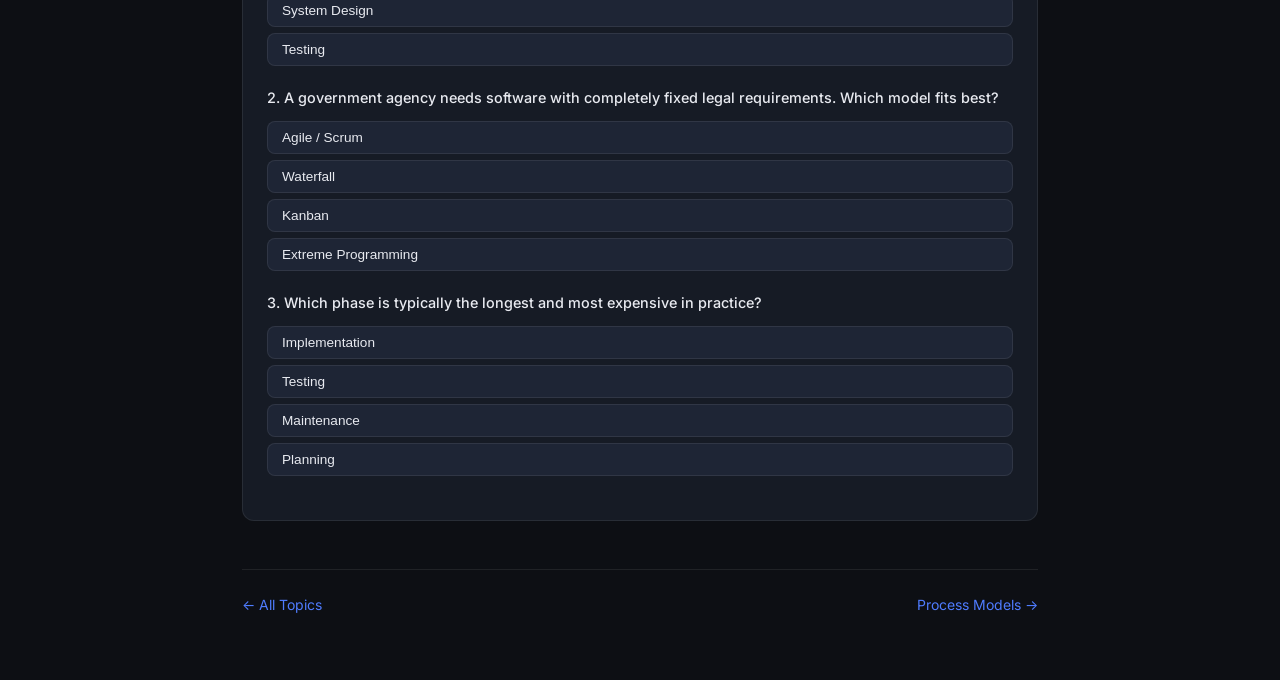
<file: topics/sdlc.html>
<!DOCTYPE html>
<html lang="en">
<head>
<meta charset="UTF-8">
<meta name="viewport" content="width=device-width, initial-scale=1.0">
<title>SDLC — SE Learning Hub</title>
<link rel="stylesheet" href="../topic.css">
</head>
<body>

<nav>
  <a href="../.idea/index.html" class="nav-back">← Home</a>
  <span class="nav-sep">|</span>
  <span class="nav-title">SDLC</span>
  <ul class="nav-links-right">
    <li><a href="process-models.html">Next: Process Models →</a></li>
  </ul>
</nav>

<div class="topic-hero">
  <div class="topic-meta">
    <span class="topic-meta-tag">Core Concept</span>
    <span class="topic-meta-week">Weeks 1–2</span>
  </div>
  <h1>Software Development Life Cycle</h1>
  <p>The SDLC is the structured process that guides how software is planned, created, tested and maintained. Understanding it is the foundation of professional software engineering.</p>
</div>

<div class="topic-content">

  <h2 class="section-h">What is SDLC?</h2>

  <div class="concept-card">
    <h3>📌 Definition</h3>
    <p>The Software Development Life Cycle (SDLC) is a systematic process for planning, creating, testing, and deploying software. It provides a structured framework that breaks development into distinct phases, each with clear goals, deliverables, and responsibilities.</p>
  </div>

  <div class="info-box blue">
    <p><strong>Why it matters:</strong> Without a structured lifecycle, projects tend to go over budget, miss deadlines, and ship buggy software. The SDLC exists to bring predictability and quality to a complex creative process.</p>
  </div>

  <h2 class="section-h">The 7 Phases</h2>

  <ol class="phase-list">
    <li>
      <div class="phase-num">1</div>
      <div class="phase-body">
        <h4>Planning</h4>
        <p>Define project scope, timeline, budget, and team. Identify feasibility and risks. Output: Project Plan, Feasibility Study.</p>
      </div>
    </li>
    <li>
      <div class="phase-num">2</div>
      <div class="phase-body">
        <h4>Requirements Analysis</h4>
        <p>Gather and document what the system must do (functional) and how it should perform (non-functional). Output: Software Requirements Specification (SRS).</p>
      </div>
    </li>
    <li>
      <div class="phase-num">3</div>
      <div class="phase-body">
        <h4>System Design</h4>
        <p>Translate requirements into architecture. Define database schema, UI wireframes, system components. Output: Design Document, UML diagrams.</p>
      </div>
    </li>
    <li>
      <div class="phase-num">4</div>
      <div class="phase-body">
        <h4>Implementation (Coding)</h4>
        <p>Developers write code based on the design. This is where Git, code reviews and Agile sprints happen. Output: Working code + tests.</p>
      </div>
    </li>
    <li>
      <div class="phase-num">5</div>
      <div class="phase-body">
        <h4>Testing</h4>
        <p>Verify the software does what the requirements say. Unit tests, integration tests, UAT (user acceptance testing). Output: Test reports, bug fixes.</p>
      </div>
    </li>
    <li>
      <div class="phase-num">6</div>
      <div class="phase-body">
        <h4>Deployment</h4>
        <p>Release software to production. Could be a phased rollout, blue-green deployment or full release. Output: Live running system.</p>
      </div>
    </li>
    <li>
      <div class="phase-num">7</div>
      <div class="phase-body">
        <h4>Maintenance</h4>
        <p>Fix bugs, add features, adapt to new requirements over the software's lifetime. This phase is often the longest and most expensive.</p>
      </div>
    </li>
  </ol>

  <h2 class="section-h">Types of SDLC Models</h2>

  <div class="concept-card">
    <h3>🌊 Waterfall Model</h3>
    <p>Phases flow sequentially. Each phase must complete before the next begins. Good for projects with fixed, well-understood requirements. Bad when requirements change mid-project.</p>
  </div>

  <div class="concept-card">
    <h3>🔁 Iterative / Agile</h3>
    <p>Development happens in short cycles (sprints). Requirements evolve. Feedback is gathered after each iteration. Most modern software teams use this. Covered in depth in Process Models.</p>
  </div>

  <div class="concept-card">
    <h3>🌀 Spiral Model</h3>
    <p>Combines iterative development with risk analysis. Each spiral covers planning → risk analysis → development → evaluation. Best for large, high-risk projects.</p>
  </div>

  <h2 class="section-h">Waterfall vs Agile — Quick Comparison</h2>

  <table class="compare-table">
    <thead>
      <tr>
        <th>Aspect</th>
        <th>Waterfall</th>
        <th>Agile</th>
      </tr>
    </thead>
    <tbody>
      <tr>
        <td>Requirements</td>
        <td>Fixed upfront</td>
        <td>Evolve throughout</td>
      </tr>
      <tr>
        <td>Delivery</td>
        <td>One big release at end</td>
        <td>Small releases every sprint</td>
      </tr>
      <tr>
        <td>Customer involvement</td>
        <td>Low (beginning + end)</td>
        <td>High (every sprint)</td>
      </tr>
      <tr>
        <td>Change handling</td>
        <td>Expensive and difficult</td>
        <td>Expected and embraced</td>
      </tr>
      <tr>
        <td>Best for</td>
        <td>Construction, compliance software</td>
        <td>Web apps, startups, products</td>
      </tr>
      <tr>
        <td>Documentation</td>
        <td>Heavy upfront docs</td>
        <td>Just enough documentation</td>
      </tr>
    </tbody>
  </table>

  <div class="info-box amber">
    <p><strong>Exam tip:</strong> When asked to choose a model in an exam scenario — look for keywords. "Fixed requirements + government project" → Waterfall. "Unclear requirements + startup + user feedback" → Agile.</p>
  </div>

  <h2 class="section-h">Key Terms to Know</h2>

  <div class="concept-card">
    <h3>📄 SRS — Software Requirements Specification <span class="badge">Document</span></h3>
    <p>The formal document that captures all functional and non-functional requirements. It's the contract between developers and stakeholders about what the software will do.</p>
  </div>

  <div class="concept-card">
    <h3>✅ Definition of Done (DoD)</h3>
    <p>A shared checklist that defines when a feature is truly complete. Example: code written + reviewed + unit tested + deployed to staging = Done. Agile teams live by this.</p>
  </div>

  <div class="concept-card">
    <h3>🔄 CI/CD — Continuous Integration / Continuous Deployment</h3>
    <p>A practice where code changes are automatically tested and deployed. Every commit triggers tests; if they pass, the code ships. Reduces "it works on my machine" problems.</p>
  </div>

  <!-- QUIZ -->
  <div class="quiz-section">
    <h3>🧪 Quick Check</h3>

    <div class="quiz-q" id="q1">
      <p>1. Which SDLC phase produces the Software Requirements Specification (SRS)?</p>
      <div class="quiz-options">
        <button class="quiz-opt" onclick="answer('q1',this,false)">Planning</button>
        <button class="quiz-opt" onclick="answer('q1',this,true)">Requirements Analysis</button>
        <button class="quiz-opt" onclick="answer('q1',this,false)">System Design</button>
        <button class="quiz-opt" onclick="answer('q1',this,false)">Testing</button>
      </div>
      <div class="quiz-feedback" id="q1-fb"></div>
    </div>

    <div class="quiz-q" id="q2">
      <p>2. A government agency needs software with completely fixed legal requirements. Which model fits best?</p>
      <div class="quiz-options">
        <button class="quiz-opt" onclick="answer('q2',this,false)">Agile / Scrum</button>
        <button class="quiz-opt" onclick="answer('q2',this,true)">Waterfall</button>
        <button class="quiz-opt" onclick="answer('q2',this,false)">Kanban</button>
        <button class="quiz-opt" onclick="answer('q2',this,false)">Extreme Programming</button>
      </div>
      <div class="quiz-feedback" id="q2-fb"></div>
    </div>

    <div class="quiz-q" id="q3">
      <p>3. Which phase is typically the longest and most expensive in practice?</p>
      <div class="quiz-options">
        <button class="quiz-opt" onclick="answer('q3',this,false)">Implementation</button>
        <button class="quiz-opt" onclick="answer('q3',this,false)">Testing</button>
        <button class="quiz-opt" onclick="answer('q3',this,true)">Maintenance</button>
        <button class="quiz-opt" onclick="answer('q3',this,false)">Planning</button>
      </div>
      <div class="quiz-feedback" id="q3-fb"></div>
    </div>
  </div>

  <div class="nav-bottom">
    <a href="../.idea/index.html">← All Topics</a>
    <a href="process-models.html">Process Models →</a>
  </div>

</div>

<script>
function answer(qId, btn, isCorrect) {
  const q = document.getElementById(qId);
  const opts = q.querySelectorAll('.quiz-opt');
  const fb = document.getElementById(qId + '-fb');
  opts.forEach(o => o.disabled = true);
  if (isCorrect) {
    btn.classList.add('correct');
    fb.textContent = '✓ Correct!';
    fb.className = 'quiz-feedback show ok';
  } else {
    btn.classList.add('wrong');
    fb.textContent = '✗ Not quite — try to find the right answer above.';
    fb.className = 'quiz-feedback show no';
    opts.forEach(o => {
      if (o.onclick.toString().includes('true')) o.classList.add('correct');
    });
  }
}
</script>

</body>
</html>
</file>
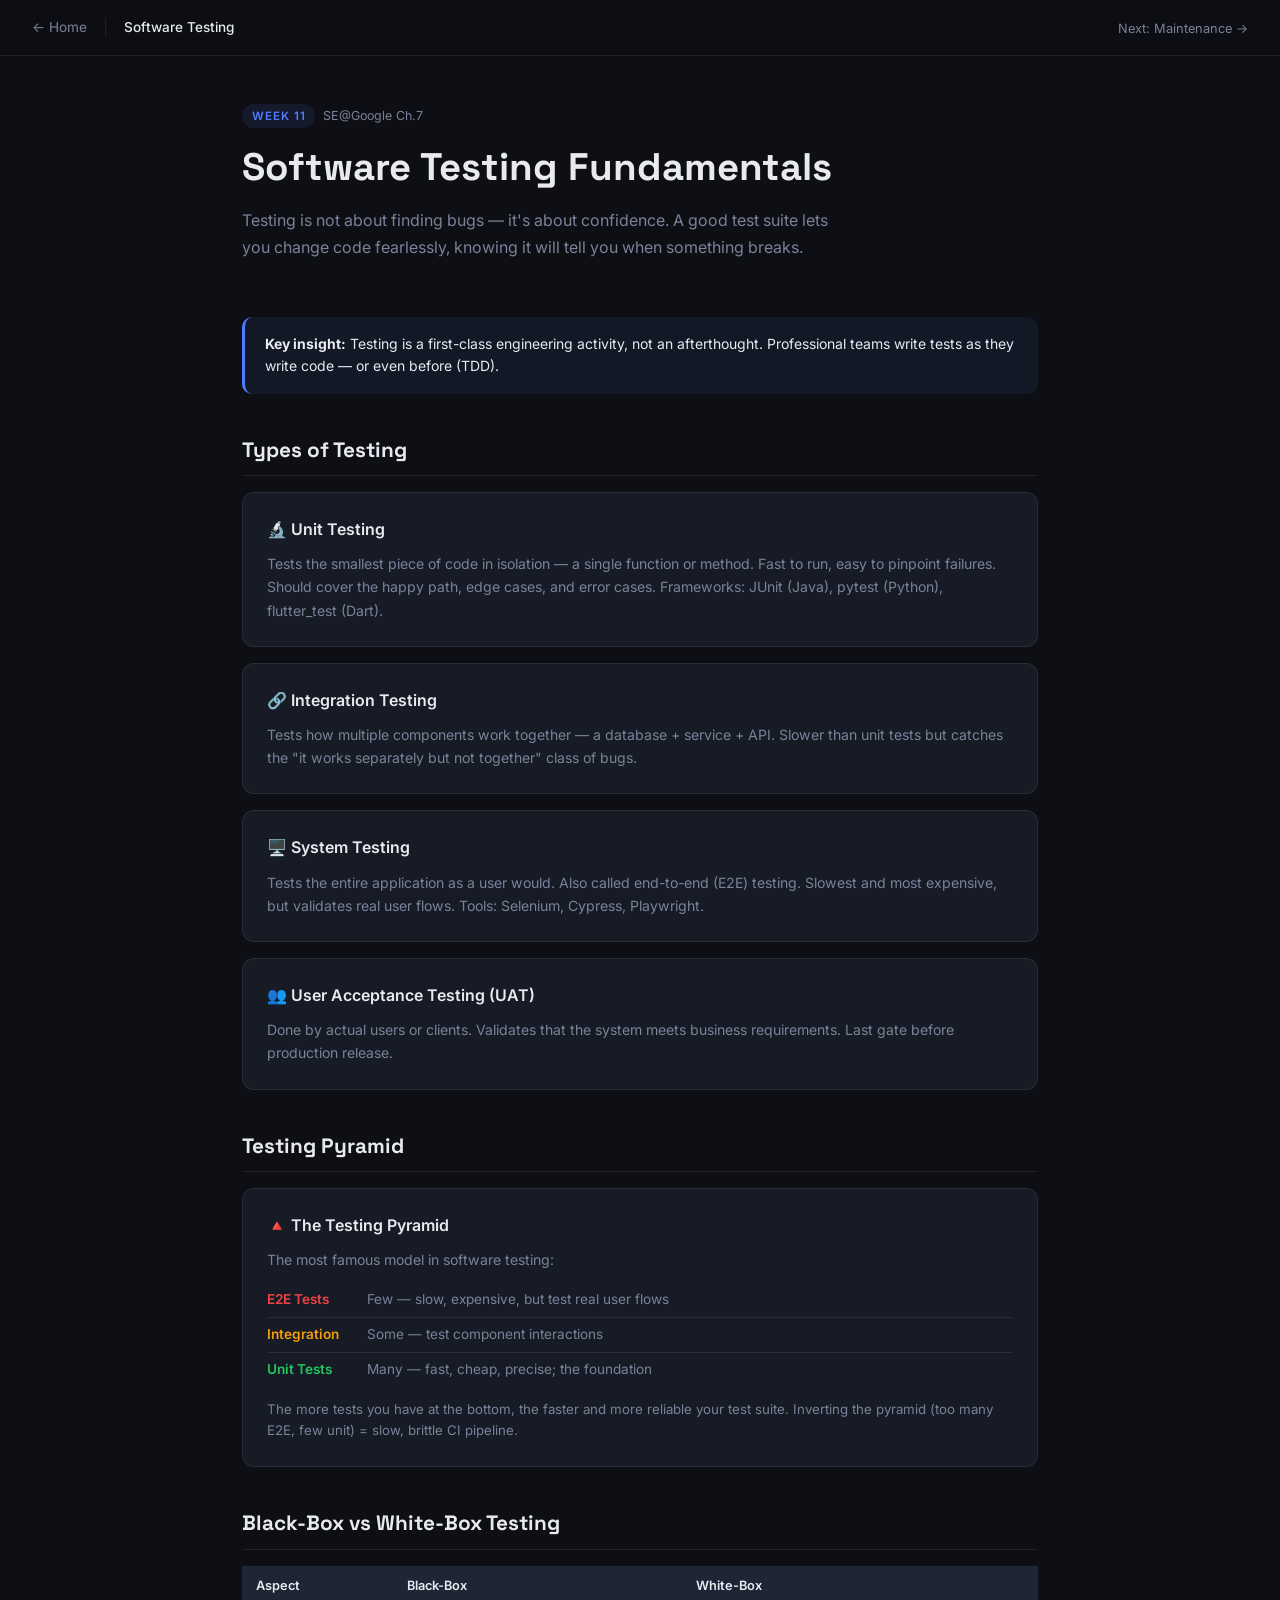
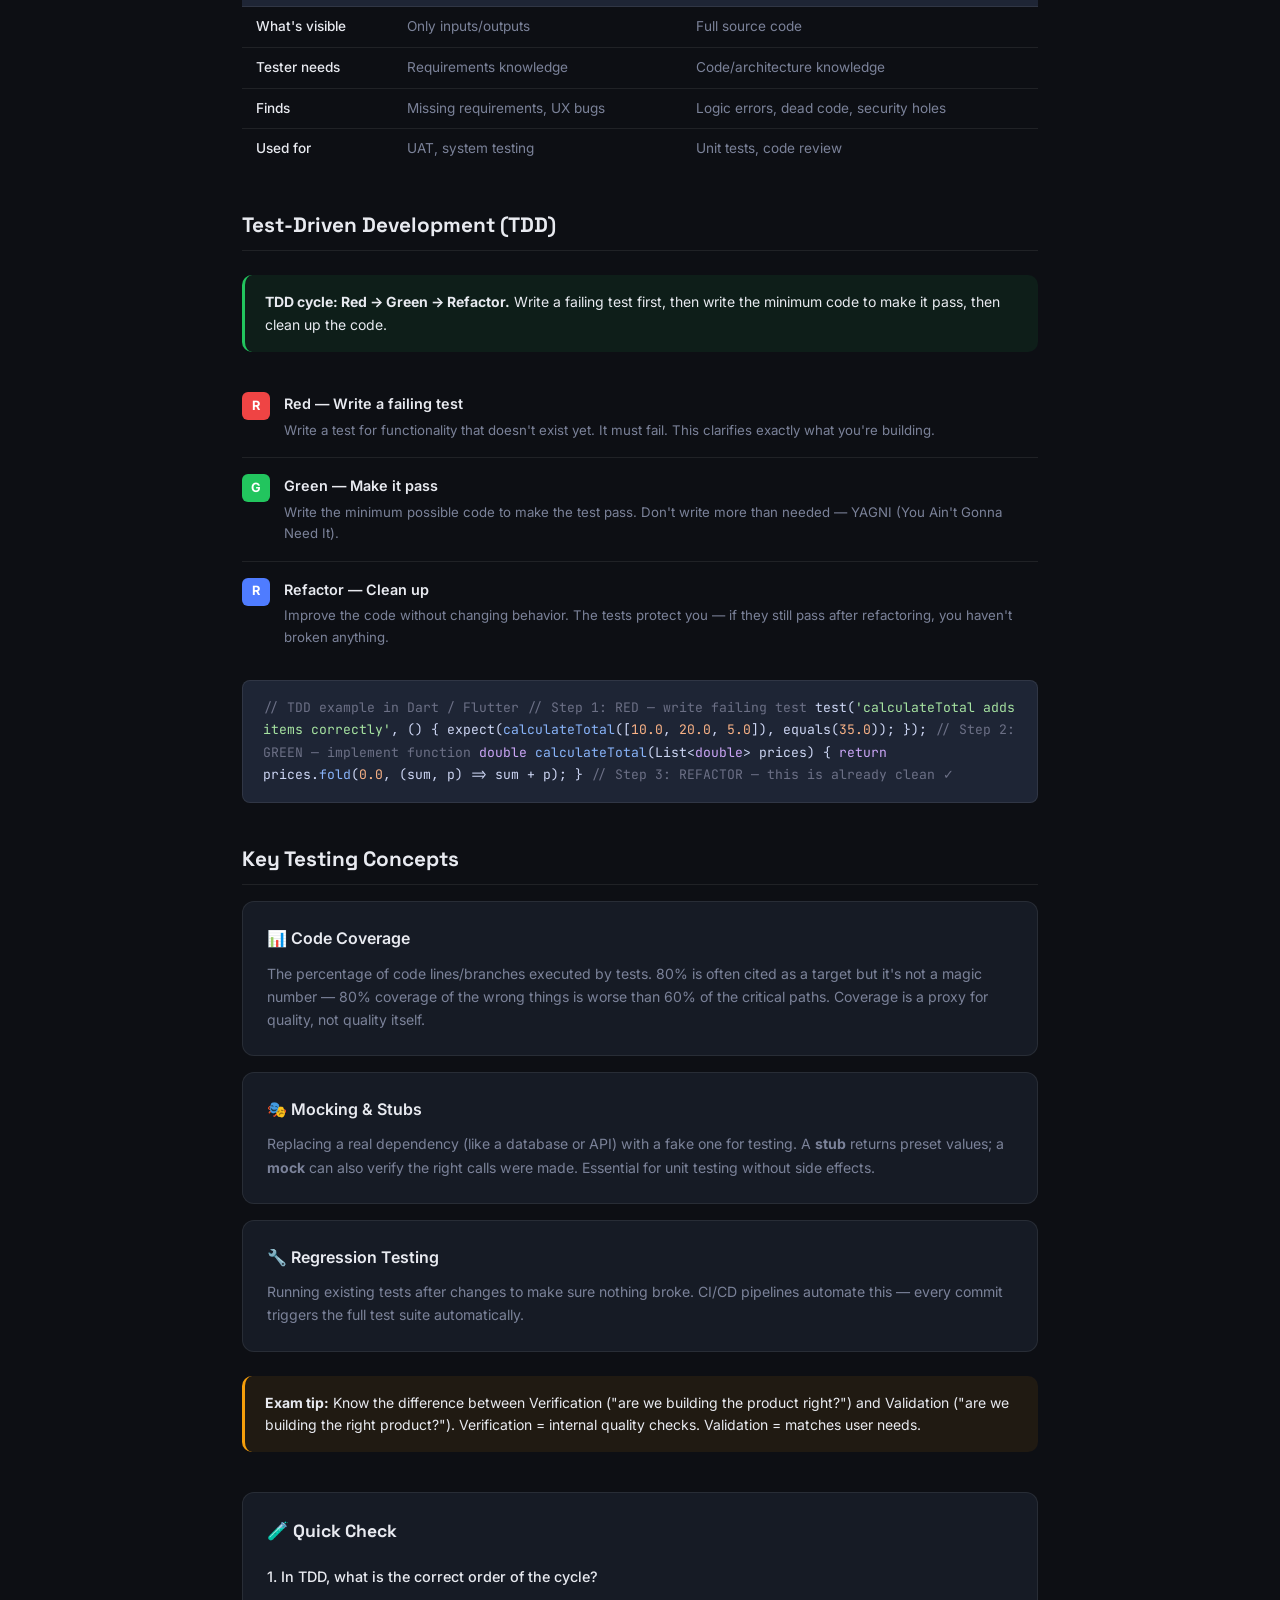
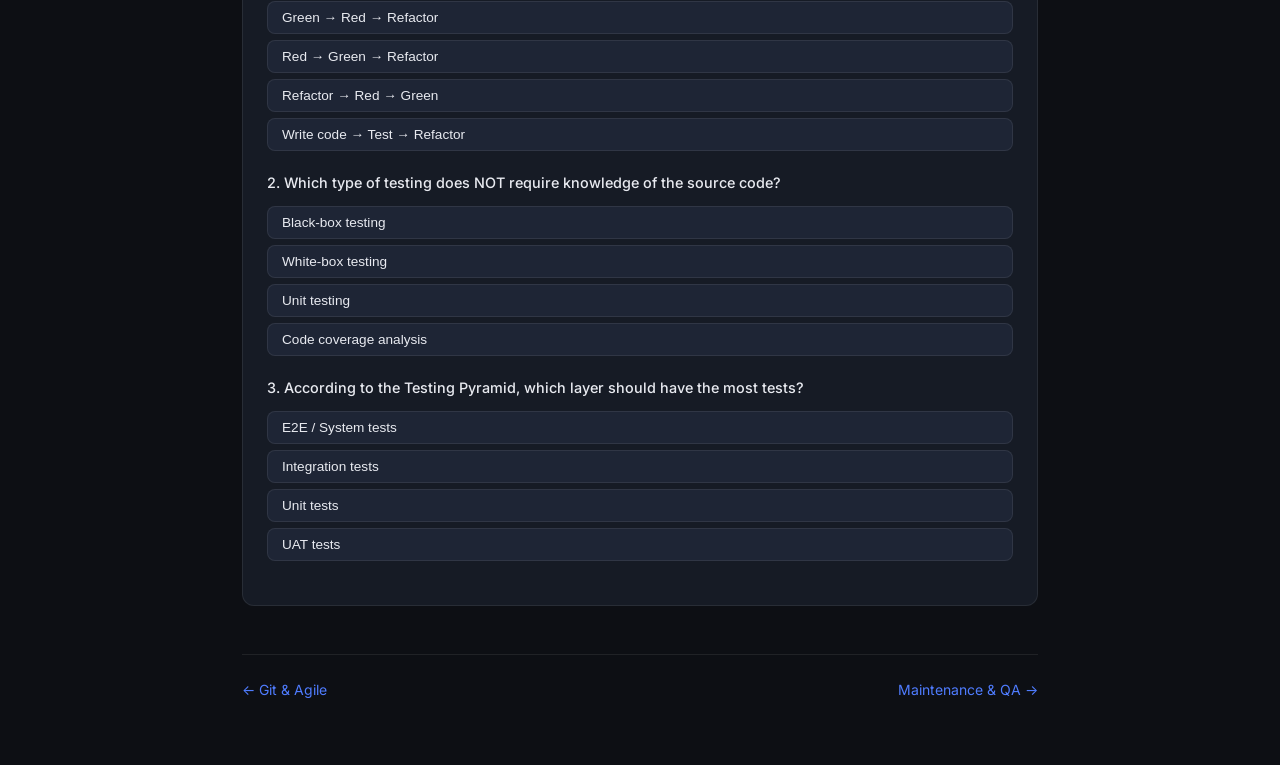
<file: topics/testing.html>
<!DOCTYPE html>
<html lang="en">
<head>
<meta charset="UTF-8">
<meta name="viewport" content="width=device-width, initial-scale=1.0">
<title>Software Testing — SE Learning Hub</title>
<link rel="stylesheet" href="../topic.css">
</head>
<body>

<nav>
  <a href="../.idea/index.html" class="nav-back">← Home</a>
  <span class="nav-sep">|</span>
  <span class="nav-title">Software Testing</span>
  <ul class="nav-links-right">
    <li><a href="maintenance.html">Next: Maintenance →</a></li>
  </ul>
</nav>

<div class="topic-hero">
  <div class="topic-meta">
    <span class="topic-meta-tag">Week 11</span>
    <span class="topic-meta-week">SE@Google Ch.7</span>
  </div>
  <h1>Software Testing Fundamentals</h1>
  <p>Testing is not about finding bugs — it's about confidence. A good test suite lets you change code fearlessly, knowing it will tell you when something breaks.</p>
</div>

<div class="topic-content">

  <div class="info-box blue">
    <p><strong>Key insight:</strong> Testing is a first-class engineering activity, not an afterthought. Professional teams write tests as they write code — or even before (TDD).</p>
  </div>

  <h2 class="section-h">Types of Testing</h2>

  <div class="concept-card">
    <h3>🔬 Unit Testing</h3>
    <p>Tests the smallest piece of code in isolation — a single function or method. Fast to run, easy to pinpoint failures. Should cover the happy path, edge cases, and error cases. Frameworks: JUnit (Java), pytest (Python), flutter_test (Dart).</p>
  </div>

  <div class="concept-card">
    <h3>🔗 Integration Testing</h3>
    <p>Tests how multiple components work together — a database + service + API. Slower than unit tests but catches the "it works separately but not together" class of bugs.</p>
  </div>

  <div class="concept-card">
    <h3>🖥️ System Testing</h3>
    <p>Tests the entire application as a user would. Also called end-to-end (E2E) testing. Slowest and most expensive, but validates real user flows. Tools: Selenium, Cypress, Playwright.</p>
  </div>

  <div class="concept-card">
    <h3>👥 User Acceptance Testing (UAT)</h3>
    <p>Done by actual users or clients. Validates that the system meets business requirements. Last gate before production release.</p>
  </div>

  <h2 class="section-h">Testing Pyramid</h2>

  <div class="concept-card">
    <h3>🔺 The Testing Pyramid</h3>
    <p>The most famous model in software testing:</p>
    <ul style="list-style:none; margin-top: 0.75rem;">
      <li style="display:flex;gap:10px;padding:6px 0;border-bottom:1px solid var(--border);font-size:0.85rem"><span style="color:var(--red);font-weight:600;width:90px;flex-shrink:0">E2E Tests</span><span style="color:var(--muted)">Few — slow, expensive, but test real user flows</span></li>
      <li style="display:flex;gap:10px;padding:6px 0;border-bottom:1px solid var(--border);font-size:0.85rem"><span style="color:var(--amber);font-weight:600;width:90px;flex-shrink:0">Integration</span><span style="color:var(--muted)">Some — test component interactions</span></li>
      <li style="display:flex;gap:10px;padding:6px 0;font-size:0.85rem"><span style="color:var(--green);font-weight:600;width:90px;flex-shrink:0">Unit Tests</span><span style="color:var(--muted)">Many — fast, cheap, precise; the foundation</span></li>
    </ul>
    <p style="margin-top:0.75rem;font-size:0.83rem;color:var(--muted)">The more tests you have at the bottom, the faster and more reliable your test suite. Inverting the pyramid (too many E2E, few unit) = slow, brittle CI pipeline.</p>
  </div>

  <h2 class="section-h">Black-Box vs White-Box Testing</h2>

  <table class="compare-table">
    <thead>
      <tr><th>Aspect</th><th>Black-Box</th><th>White-Box</th></tr>
    </thead>
    <tbody>
      <tr><td>What's visible</td><td>Only inputs/outputs</td><td>Full source code</td></tr>
      <tr><td>Tester needs</td><td>Requirements knowledge</td><td>Code/architecture knowledge</td></tr>
      <tr><td>Finds</td><td>Missing requirements, UX bugs</td><td>Logic errors, dead code, security holes</td></tr>
      <tr><td>Used for</td><td>UAT, system testing</td><td>Unit tests, code review</td></tr>
    </tbody>
  </table>

  <h2 class="section-h">Test-Driven Development (TDD)</h2>

  <div class="info-box green">
    <p><strong>TDD cycle: Red → Green → Refactor.</strong> Write a failing test first, then write the minimum code to make it pass, then clean up the code.</p>
  </div>

  <ol class="phase-list">
    <li>
      <div class="phase-num" style="background:var(--red)">R</div>
      <div class="phase-body">
        <h4>Red — Write a failing test</h4>
        <p>Write a test for functionality that doesn't exist yet. It must fail. This clarifies exactly what you're building.</p>
      </div>
    </li>
    <li>
      <div class="phase-num" style="background:var(--green)">G</div>
      <div class="phase-body">
        <h4>Green — Make it pass</h4>
        <p>Write the minimum possible code to make the test pass. Don't write more than needed — YAGNI (You Ain't Gonna Need It).</p>
      </div>
    </li>
    <li>
      <div class="phase-num" style="background:var(--accent)">R</div>
      <div class="phase-body">
        <h4>Refactor — Clean up</h4>
        <p>Improve the code without changing behavior. The tests protect you — if they still pass after refactoring, you haven't broken anything.</p>
      </div>
    </li>
  </ol>

  <div class="code-block"><span class="cm">// TDD example in Dart / Flutter</span>

<span class="cm">// Step 1: RED — write failing test</span>
test(<span class="str">'calculateTotal adds items correctly'</span>, () {
  expect(<span class="fn">calculateTotal</span>([<span class="num">10.0</span>, <span class="num">20.0</span>, <span class="num">5.0</span>]), equals(<span class="num">35.0</span>));
});

<span class="cm">// Step 2: GREEN — implement function</span>
<span class="kw">double</span> <span class="fn">calculateTotal</span>(List&lt;<span class="kw">double</span>&gt; prices) {
  <span class="kw">return</span> prices.<span class="fn">fold</span>(<span class="num">0.0</span>, (sum, p) => sum + p);
}

<span class="cm">// Step 3: REFACTOR — this is already clean ✓</span></div>

  <h2 class="section-h">Key Testing Concepts</h2>

  <div class="concept-card">
    <h3>📊 Code Coverage</h3>
    <p>The percentage of code lines/branches executed by tests. 80% is often cited as a target but it's not a magic number — 80% coverage of the wrong things is worse than 60% of the critical paths. Coverage is a proxy for quality, not quality itself.</p>
  </div>

  <div class="concept-card">
    <h3>🎭 Mocking & Stubs</h3>
    <p>Replacing a real dependency (like a database or API) with a fake one for testing. A <strong>stub</strong> returns preset values; a <strong>mock</strong> can also verify the right calls were made. Essential for unit testing without side effects.</p>
  </div>

  <div class="concept-card">
    <h3>🔧 Regression Testing</h3>
    <p>Running existing tests after changes to make sure nothing broke. CI/CD pipelines automate this — every commit triggers the full test suite automatically.</p>
  </div>

  <div class="info-box amber">
    <p><strong>Exam tip:</strong> Know the difference between Verification ("are we building the product right?") and Validation ("are we building the right product?"). Verification = internal quality checks. Validation = matches user needs.</p>
  </div>

  <!-- QUIZ -->
  <div class="quiz-section">
    <h3>🧪 Quick Check</h3>

    <div class="quiz-q" id="q1">
      <p>1. In TDD, what is the correct order of the cycle?</p>
      <div class="quiz-options">
        <button class="quiz-opt" onclick="answer('q1',this,false)">Green → Red → Refactor</button>
        <button class="quiz-opt" onclick="answer('q1',this,true)">Red → Green → Refactor</button>
        <button class="quiz-opt" onclick="answer('q1',this,false)">Refactor → Red → Green</button>
        <button class="quiz-opt" onclick="answer('q1',this,false)">Write code → Test → Refactor</button>
      </div>
      <div class="quiz-feedback" id="q1-fb"></div>
    </div>

    <div class="quiz-q" id="q2">
      <p>2. Which type of testing does NOT require knowledge of the source code?</p>
      <div class="quiz-options">
        <button class="quiz-opt" onclick="answer('q2',this,true)">Black-box testing</button>
        <button class="quiz-opt" onclick="answer('q2',this,false)">White-box testing</button>
        <button class="quiz-opt" onclick="answer('q2',this,false)">Unit testing</button>
        <button class="quiz-opt" onclick="answer('q2',this,false)">Code coverage analysis</button>
      </div>
      <div class="quiz-feedback" id="q2-fb"></div>
    </div>

    <div class="quiz-q" id="q3">
      <p>3. According to the Testing Pyramid, which layer should have the most tests?</p>
      <div class="quiz-options">
        <button class="quiz-opt" onclick="answer('q3',this,false)">E2E / System tests</button>
        <button class="quiz-opt" onclick="answer('q3',this,false)">Integration tests</button>
        <button class="quiz-opt" onclick="answer('q3',this,true)">Unit tests</button>
        <button class="quiz-opt" onclick="answer('q3',this,false)">UAT tests</button>
      </div>
      <div class="quiz-feedback" id="q3-fb"></div>
    </div>
  </div>

  <div class="nav-bottom">
    <a href="git.html">← Git & Agile</a>
    <a href="maintenance.html">Maintenance & QA →</a>
  </div>

</div>

<script>
function answer(qId, btn, isCorrect) {
  const q = document.getElementById(qId);
  const opts = q.querySelectorAll('.quiz-opt');
  const fb = document.getElementById(qId + '-fb');
  opts.forEach(o => o.disabled = true);
  if (isCorrect) {
    btn.classList.add('correct');
    fb.textContent = '✓ Correct!';
    fb.className = 'quiz-feedback show ok';
  } else {
    btn.classList.add('wrong');
    fb.textContent = '✗ Not quite — the right answer is highlighted.';
    fb.className = 'quiz-feedback show no';
    opts.forEach(o => {
      if (o.onclick.toString().includes('true')) o.classList.add('correct');
    });
  }
}
</script>

</body>
</html>
</file>
<file: topic.css>
@import url('https://fonts.googleapis.com/css2?family=Inter:wght@400;500;600;700&family=Space+Grotesk:wght@500;700&family=JetBrains+Mono:wght@400;500&display=swap');

:root {
  --bg: #0d0f14;
  --surface: #161b25;
  --surface2: #1e2535;
  --border: rgba(255,255,255,0.08);
  --text: #e8eaf0;
  --muted: #7b8299;
  --accent: #4f7cff;
  --accent2: #7c3aed;
  --green: #22c55e;
  --amber: #f59e0b;
  --coral: #f97316;
  --red: #ef4444;
}
* { margin: 0; padding: 0; box-sizing: border-box; }
body {
  font-family: 'Inter', sans-serif;
  background: var(--bg);
  color: var(--text);
  line-height: 1.6;
}

/* NAV */
nav {
  position: sticky; top: 0; z-index: 100;
  background: rgba(13,15,20,0.9);
  backdrop-filter: blur(12px);
  border-bottom: 1px solid var(--border);
  padding: 0 2rem;
  display: flex; align-items: center; gap: 1rem;
  height: 56px;
}
.nav-back {
  color: var(--muted); text-decoration: none; font-size: 0.85rem;
  display: flex; align-items: center; gap: 4px;
  transition: color 0.2s;
}
.nav-back:hover { color: var(--text); }
.nav-sep { color: var(--border); }
.nav-title { font-size: 0.85rem; font-weight: 500; }
.nav-links-right {
  margin-left: auto; display: flex; gap: 1rem; list-style: none;
}
.nav-links-right a {
  font-size: 0.8rem; color: var(--muted); text-decoration: none;
  transition: color 0.2s;
}
.nav-links-right a:hover { color: var(--text); }

/* TOPIC HERO */
.topic-hero {
  padding: 3rem 2rem 2rem;
  max-width: 860px; margin: 0 auto;
}
.topic-meta {
  display: flex; align-items: center; gap: 8px;
  margin-bottom: 1rem;
}
.topic-meta-tag {
  font-size: 0.72rem; font-weight: 600; text-transform: uppercase;
  letter-spacing: 0.08em; color: var(--accent);
  background: rgba(79,124,255,0.1);
  padding: 3px 10px; border-radius: 20px;
}
.topic-meta-week {
  font-size: 0.78rem; color: var(--muted);
}
.topic-hero h1 {
  font-family: 'Space Grotesk', sans-serif;
  font-size: clamp(1.8rem, 3vw, 2.5rem);
  font-weight: 700; line-height: 1.2; margin-bottom: 1rem;
}
.topic-hero p {
  color: var(--muted); font-size: 1rem; max-width: 600px;
  line-height: 1.7;
}

/* CONTENT */
.topic-content {
  max-width: 860px; margin: 0 auto;
  padding: 0 2rem 4rem;
}

/* CONCEPT CARD */
.concept-card {
  background: var(--surface);
  border: 1px solid var(--border);
  border-radius: 12px; padding: 1.5rem;
  margin-bottom: 1rem;
}
.concept-card h3 {
  font-size: 1rem; font-weight: 600; margin-bottom: 0.6rem;
  display: flex; align-items: center; gap: 8px;
}
.concept-card p {
  font-size: 0.88rem; color: var(--muted); line-height: 1.65;
}
.concept-card .badge {
  font-size: 0.7rem; background: rgba(79,124,255,0.15);
  color: var(--accent); padding: 2px 8px; border-radius: 20px;
}

/* INFO BOX */
.info-box {
  border-radius: 10px; padding: 1rem 1.25rem;
  margin: 1.5rem 0;
  display: flex; gap: 10px;
}
.info-box.blue { background: rgba(79,124,255,0.08); border-left: 3px solid var(--accent); }
.info-box.green { background: rgba(34,197,94,0.08); border-left: 3px solid var(--green); }
.info-box.amber { background: rgba(245,158,11,0.08); border-left: 3px solid var(--amber); }
.info-box.red { background: rgba(239,68,68,0.08); border-left: 3px solid var(--red); }
.info-box p { font-size: 0.875rem; line-height: 1.6; }
.info-box strong { color: var(--text); }

/* SECTION HEADING */
.section-h {
  font-family: 'Space Grotesk', sans-serif;
  font-size: 1.3rem; font-weight: 700;
  margin: 2.5rem 0 1rem;
  padding-bottom: 0.5rem;
  border-bottom: 1px solid var(--border);
}
.section-h:first-child { margin-top: 0; }

/* COMPARISON TABLE */
.compare-table {
  width: 100%; border-collapse: collapse;
  font-size: 0.85rem; margin: 1rem 0;
}
.compare-table th {
  background: var(--surface2);
  padding: 10px 14px; text-align: left;
  font-weight: 600; font-size: 0.8rem;
  border-bottom: 1px solid var(--border);
}
.compare-table td {
  padding: 9px 14px;
  border-bottom: 1px solid var(--border);
  color: var(--muted);
  vertical-align: top;
}
.compare-table tr:last-child td { border-bottom: none; }
.compare-table td:first-child { color: var(--text); font-weight: 500; }

/* CODE BLOCK */
.code-block {
  background: var(--surface2);
  border: 1px solid var(--border);
  border-radius: 8px; padding: 1rem 1.25rem;
  font-family: 'JetBrains Mono', monospace;
  font-size: 0.82rem; line-height: 1.7;
  overflow-x: auto; margin: 1rem 0;
  color: #cdd6f4;
}
.code-block .kw { color: #cba6f7; }
.code-block .fn { color: #89b4fa; }
.code-block .str { color: #a6e3a1; }
.code-block .cm { color: #6c7086; }
.code-block .num { color: #fab387; }

/* PHASE STEPS */
.phase-list {
  counter-reset: phase;
  list-style: none;
  margin: 1rem 0;
}
.phase-list li {
  counter-increment: phase;
  display: flex; gap: 14px; align-items: flex-start;
  padding: 1rem 0;
  border-bottom: 1px solid var(--border);
}
.phase-list li:last-child { border-bottom: none; }
.phase-num {
  flex-shrink: 0;
  width: 28px; height: 28px;
  background: var(--accent); color: #fff;
  border-radius: 6px; font-size: 0.8rem; font-weight: 700;
  display: flex; align-items: center; justify-content: center;
}
.phase-body h4 { font-size: 0.9rem; font-weight: 600; margin-bottom: 0.3rem; }
.phase-body p { font-size: 0.83rem; color: var(--muted); }

/* QUIZ */
.quiz-section {
  background: var(--surface);
  border: 1px solid var(--border);
  border-radius: 12px; padding: 1.5rem;
  margin-top: 2.5rem;
}
.quiz-section h3 {
  font-family: 'Space Grotesk', sans-serif;
  font-size: 1.1rem; font-weight: 700; margin-bottom: 1.25rem;
}
.quiz-q {
  margin-bottom: 1.25rem;
}
.quiz-q p {
  font-size: 0.9rem; font-weight: 500; margin-bottom: 0.75rem;
}
.quiz-options {
  display: flex; flex-direction: column; gap: 6px;
}
.quiz-opt {
  background: var(--surface2);
  border: 1px solid var(--border);
  border-radius: 8px; padding: 8px 14px;
  font-size: 0.85rem; cursor: pointer;
  text-align: left; color: var(--text);
  transition: border-color 0.2s;
}
.quiz-opt:hover { border-color: rgba(79,124,255,0.5); }
.quiz-opt.correct { border-color: var(--green); background: rgba(34,197,94,0.1); color: var(--green); }
.quiz-opt.wrong { border-color: var(--red); background: rgba(239,68,68,0.1); color: var(--red); }
.quiz-feedback {
  font-size: 0.82rem; padding: 8px 12px;
  border-radius: 6px; margin-top: 6px; display: none;
}
.quiz-feedback.show { display: block; }
.quiz-feedback.ok { background: rgba(34,197,94,0.1); color: var(--green); }
.quiz-feedback.no { background: rgba(239,68,68,0.1); color: var(--red); }

/* NAV BOTTOM */
.nav-bottom {
  display: flex; justify-content: space-between; align-items: center;
  margin-top: 3rem; padding-top: 1.5rem;
  border-top: 1px solid var(--border);
}
.nav-bottom a {
  text-decoration: none; color: var(--accent); font-size: 0.875rem;
  display: flex; align-items: center; gap: 4px;
}

@media (max-width: 640px) {
  .topic-hero { padding: 2rem 1rem 1.5rem; }
  .topic-content { padding: 0 1rem 3rem; }
}
</file>
